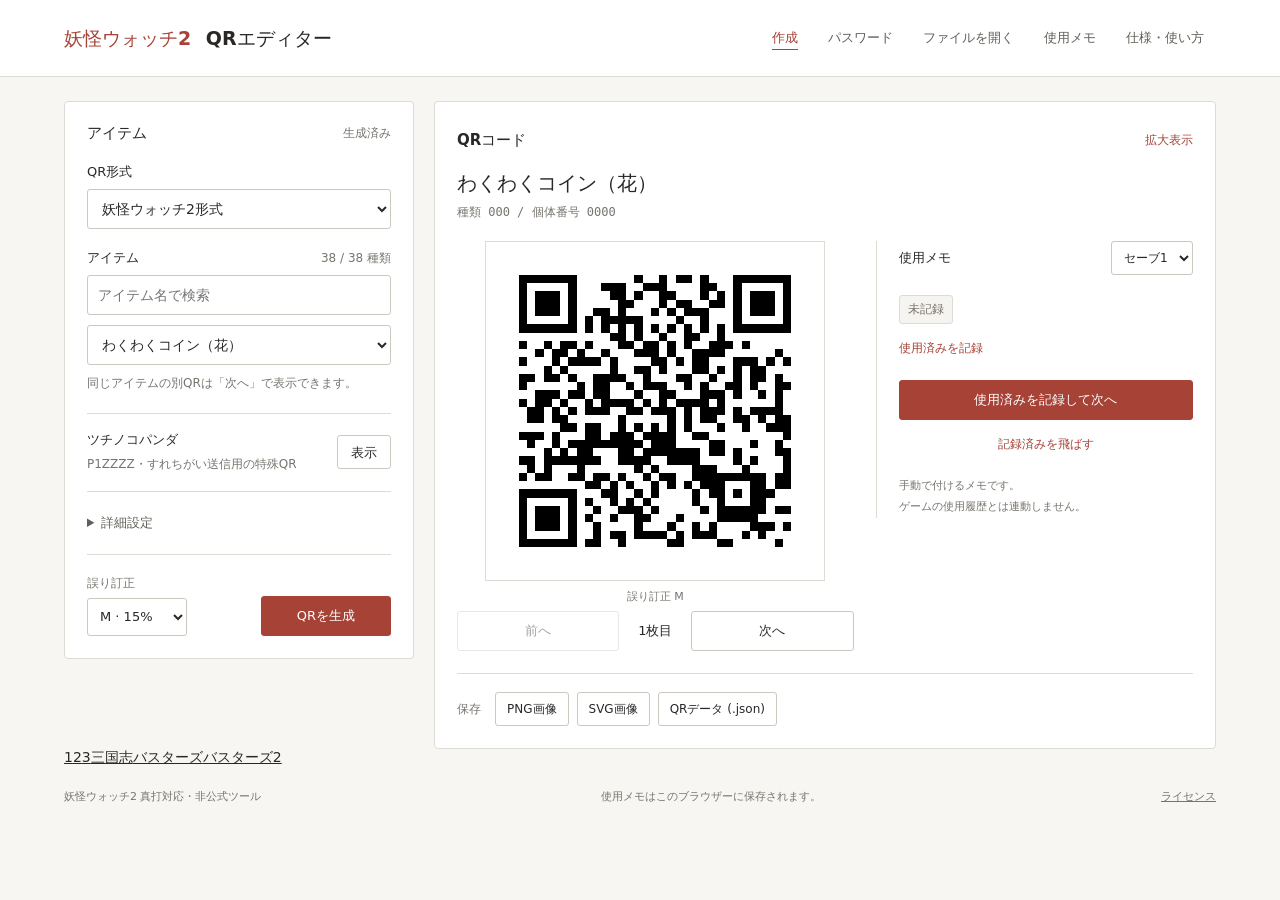
<file: index.html>
<!doctype html>
<html lang="ja" data-game="yw2">
<head>
  <meta charset="utf-8">
  <meta name="viewport" content="width=device-width, initial-scale=1">
  <meta name="theme-color" content="#f7f6f3">
  <title>妖怪ウォッチ2 QRエディター</title>
  <link rel="stylesheet" href="./style.css">
  <link rel="stylesheet" href="./public.css">
  <script src="./vendor.js" defer></script>
  <script src="./local-api.js?v=20261005-3" defer></script>
  <script src="./usage.js?v=20261005-3" defer></script>
  <script src="./app.js?v=20261005-3" defer></script>
</head>
<body>
  <header class="site-header">
    <div class="site-header-inner">
      <h1><span class="game-name">妖怪ウォッチ2</span> QRエディター</h1>
      <nav class="site-nav" aria-label="メニュー">
        <button id="nav-editor" class="selected" type="button" aria-pressed="true">作成</button>
        <button id="nav-passwords" type="button" aria-pressed="false">パスワード</button>
        <button id="nav-import" type="button">ファイルを開く</button>
        <button id="nav-history" type="button">使用メモ</button>
        <button id="nav-notes" type="button">仕様・使い方</button>
      </nav>
    </div>
  </header>
  <main>
    <section class="workspace" aria-label="QR編集">
      <div class="editor-column">
        <section class="card editor-card">
          <div class="card-heading"><h2>アイテム</h2><span class="small-label" id="edit-state">新規</span></div>
          <div id="structured-panel">
            <div class="field format-field"><label for="format-select">QR形式</label><select id="format-select" disabled><option>読み込み中…</option></select></div>
            <div class="reward-picker" id="reward-picker" hidden>
              <div class="label-row"><label for="reward-search">アイテム</label><span class="small-label" id="reward-count"></span></div>
              <input id="reward-search" type="search" placeholder="アイテム名で検索" autocomplete="off" aria-label="受け取り内容を検索">
              <select id="reward-select" aria-label="受け取り内容を選択"><option value="">一覧から選択</option></select>
              <p class="field-help">同じアイテムの別QRは「次へ」で表示できます。</p>
            </div>
            <div id="special-presets"><div class="special-picker"><div><strong>ツチノコパンダ</strong><p>P1ZZZZ・すれちがい送信用の特殊QR</p></div><button class="button secondary" id="panda-preset" type="button">表示</button></div></div>
            <details class="advanced-settings">
              <summary>詳細設定</summary>
              <div class="advanced-content">
                <p class="field-help" id="format-description"></p>
                <div class="field version-field"><label for="version-select">報酬表</label><select id="version-select"><option value="update">更新版 v3.4.0</option><option value="base">本体版 v0.1.0</option></select><p class="field-help">実際の報酬はゲームの版で決まります。</p></div>
                <div class="field-divider"></div><div id="dynamic-fields" class="fields-grid"></div>
                <div class="template-note" id="template-note" hidden>読み込んだデータのURL接頭辞を保持します。</div>
              </div>
            </details>
          </div>
          <div class="editor-controls"><div class="ecc-control"><label for="ecc-select">誤り訂正</label><select id="ecc-select"><option value="L">L · 7%</option><option value="M" selected>M · 15%</option><option value="Q">Q · 25%</option><option value="H">H · 30%</option></select></div><button class="button primary" id="generate-button" type="button">QRを生成</button></div>
        </section>
      </div>
      <section class="card preview-card" aria-labelledby="preview-title">
        <div class="card-heading"><h2 id="preview-title">QRコード</h2><button class="text-button" id="open-scan" type="button" disabled>拡大表示</button></div>
        <div class="reward-summary"><strong id="reward-name">アイテムを選択</strong><span id="qr-identity" class="mono"></span></div>
        <div class="preview-layout">
          <div class="qr-view">
            <div class="preview-area" id="preview-area"><div class="empty-preview" id="empty-preview"><strong>QRを準備中</strong><span>アイテムを選ぶか、データを入力してください。</span></div><img id="qr-image" alt="生成したQRコード" hidden></div>
            <div class="preview-caption"><span class="status-dot" id="preview-dot"></span><span id="preview-caption">未生成</span></div>
            <div class="qr-pager" aria-label="QRの切替"><button class="button secondary" id="previous-qr" type="button" disabled>前へ</button><span id="page-number" aria-live="polite">1枚目</span><button class="button secondary" id="next-qr" type="button" disabled>次へ</button></div>
          </div>
          <div class="usage-panel">
            <div class="usage-heading"><label for="usage-profile">使用メモ</label><select id="usage-profile"><option value="save1">セーブ1</option><option value="save2">セーブ2</option><option value="save3">セーブ3</option></select></div>
            <div class="usage-status"><span id="used-badge" class="used-badge">未記録</span><button class="text-button" id="toggle-used" type="button" disabled>使用済みを記録</button></div>
            <button class="button primary" id="mark-next" type="button" disabled>記録して次へ</button>
            <button class="text-button skip-button" id="next-unrecorded" type="button" disabled>記録済みを飛ばす</button>
            <p>手動で付けるメモです。<br>ゲームの使用履歴とは連動しません。</p>
          </div>
        </div>
        <div id="warnings" class="warnings" hidden></div>
        <div class="export-section"><span class="section-label">保存</span><div class="download-grid"><button class="button secondary" id="download-png" type="button" disabled>PNG画像</button><button class="button secondary" id="download-svg" type="button" disabled>SVG画像</button><button class="button secondary" id="download-project" type="button" disabled>QRデータ (.json)</button></div></div>
      </section>
    </section>
    <section class="card password-card" id="password-section" aria-labelledby="password-title" hidden>
      <div class="card-heading"><h2 id="password-title">パスワード</h2><span class="small-label" id="password-count" role="status" aria-live="polite">読み込み中…</span></div>
      <p class="password-intro">ゲームのパスワード入力画面に、表示された文字列をそのまま入力してください。</p>
      <div id="password-alias-option" class="password-alias-option" hidden><label><input id="password-aliases" type="checkbox">解析パスワードも表示</label><p>配布時の文字列とは異なります。実機での受け取りを確認済みです。同じ報酬枠の再受け取りはできません。</p></div>
      <div class="password-filters">
        <div class="field"><label for="password-search">検索</label><input id="password-search" type="search" placeholder="パスワード・もらえるもの" autocomplete="off"></div>
        <div class="field"><label for="password-reward">もらえるもの</label><select id="password-reward"><option value="">すべて</option></select></div>
        <div class="field"><label for="password-version">ゲームの版</label><select id="password-version"><option value="update">更新版 v3.4.0</option><option value="base">本体版 v0.1.0</option></select></div>
      </div>
      <table class="password-table"><caption class="visually-hidden">パスワードと受け取り内容</caption><thead><tr><th scope="col">パスワード</th><th scope="col">もらえるもの</th><th scope="col"><span class="visually-hidden">コピー</span></th></tr></thead><tbody id="password-list"></tbody></table>
      <p id="password-empty" class="password-empty" hidden>該当するパスワードはありません。</p>
      <details class="password-about"><summary>掲載内容について</summary><p id="password-note"></p><p id="password-sources" hidden></p></details>
    </section>
    <section class="card history-card" id="history-section" hidden>
      <div class="card-heading"><h2>使用メモ</h2><button class="text-button" id="close-history" type="button">閉じる</button></div>
      <p id="history-summary"></p><p class="field-help">ブラウザーを変える場合は、メモを保存して読み込んでください。</p>
      <div class="history-actions"><button class="button secondary" id="download-history" type="button">メモを保存</button><button class="button secondary" id="import-history" type="button">メモを読み込む</button></div>
      <input id="history-file-input" type="file" accept=".json,application/json" class="visually-hidden"><ul id="history-list" class="history-list"></ul>
    </section>
    <section class="card notes-card" id="notes-section" hidden>
      <div class="card-heading"><h2>仕様・使い方</h2><button class="text-button" id="close-notes" type="button">閉じる</button></div>
      <p>アイテムを選ぶとQRが表示されます。「次へ」で個体番号を進められます。読み取ったQRには、セーブごとに使用メモを付けられます。</p>
      <div id="catalog-notes"></div><p class="notes-footnote">ツチノコパンダの特殊QRは、すれちがい受信側での出現を確認済みです。掲載しているQRの受け取り内容は全件、実機で確認済みです。</p>
    </section>
    <nav class="game-nav" aria-label="作品"><a href="./yw1/">1</a><a href="./" aria-current="page">2</a><a href="./yw3/">3</a><a href="./sangokushi/">三国志</a><a href="./busters/">バスターズ</a><a href="./busters2/">バスターズ2</a></nav>
    <footer class="page-footer"><span>妖怪ウォッチ2 真打対応・非公式ツール</span><span>使用メモはこのブラウザーに保存されます。</span><a href="./vendor-licenses.txt">ライセンス</a></footer>
  </main>
  <div id="status-message" class="status-message" role="status" aria-live="polite" hidden></div>
  <dialog id="scan-dialog" class="scan-dialog"><div class="dialog-heading"><h2 id="scan-title">QRコード</h2><button class="icon-button" id="close-scan" type="button" aria-label="大きいQRを閉じる">×</button></div><img id="scan-image" alt="読み取り用の大きなQRコード"><p id="scan-caption"></p><div class="scan-usage-summary"><span id="scan-usage-profile"></span><span id="scan-used" class="used-badge"></span></div><div class="qr-pager"><button class="button secondary" id="scan-previous" type="button">前へ</button><span id="scan-page"></span><button class="button secondary" id="scan-next" type="button">次へ</button></div><button class="button primary" id="scan-mark-next" type="button">記録して次へ</button></dialog>
  <dialog id="import-dialog"><div class="dialog-heading"><h2>ファイルを開く</h2><button class="icon-button" id="close-import" type="button" aria-label="閉じる">×</button></div><p class="dialog-intro">QR画像、または保存したQRデータを選択してください。</p><label class="drop-zone" id="drop-zone" for="file-input"><strong>ファイルを選択</strong><span>ここにドロップすることもできます</span><small>PNG / JPG / WEBP / JSON</small></label><input id="file-input" type="file" accept="image/png,image/jpeg,image/webp,image/bmp,.json,application/json" class="visually-hidden"><p class="import-error" id="import-error" role="alert" hidden></p><p class="import-privacy">ファイルはブラウザー内で処理します。</p></dialog>
</body>
</html>
</file>
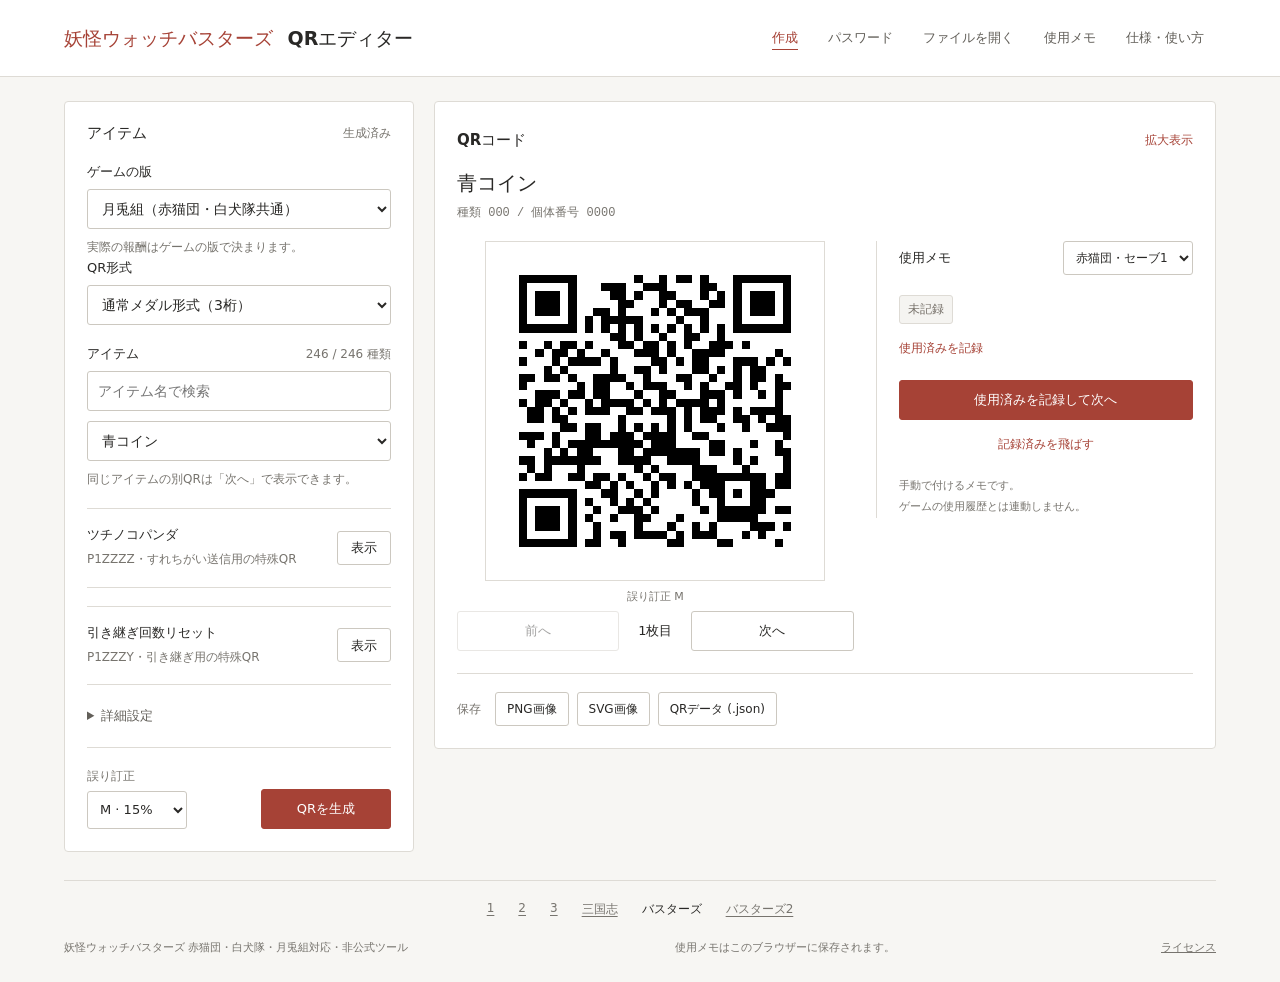
<file: busters/index.html>
<!doctype html>
<html lang="ja" data-game="busters">
<head>
  <meta charset="utf-8">
  <meta name="viewport" content="width=device-width, initial-scale=1">
  <meta name="theme-color" content="#f7f6f3">
  <title>妖怪ウォッチバスターズ QRエディター</title>
  <link rel="stylesheet" href="./style.css">
  <link rel="stylesheet" href="./public.css">
  <script src="./vendor.js" defer></script>
  <script src="./local-api.js?v=20261005-3" defer></script>
  <script src="./usage.js?v=20261005-3" defer></script>
  <script src="./app.js?v=20261005-3" defer></script>
</head>
<body>
  <header class="site-header">
    <div class="site-header-inner">
      <h1><span class="game-name">妖怪ウォッチバスターズ</span> QRエディター</h1>
      <nav class="site-nav" aria-label="メニュー">
        <button id="nav-editor" class="selected" type="button" aria-pressed="true">作成</button>
        <button id="nav-passwords" type="button" aria-pressed="false">パスワード</button>
        <button id="nav-import" type="button">ファイルを開く</button>
        <button id="nav-history" type="button">使用メモ</button>
        <button id="nav-notes" type="button">仕様・使い方</button>
      </nav>
    </div>
  </header>
  <main>
    <section class="workspace" aria-label="QR編集">
      <div class="editor-column">
        <section class="card editor-card">
          <div class="card-heading"><h2>アイテム</h2><span class="small-label" id="edit-state">新規</span></div>
          <div id="structured-panel">
            <div class="field version-field"><label for="version-select">ゲームの版</label><select id="version-select"><option value="update">月兎組</option><option value="base">白犬隊・本体版</option></select><p class="field-help">実際の報酬はゲームの版で決まります。</p></div><div class="field format-field"><label for="format-select">QR形式</label><select id="format-select" disabled><option>読み込み中…</option></select></div>
            <div class="reward-picker" id="reward-picker" hidden>
              <div class="label-row"><label for="reward-search">アイテム</label><span class="small-label" id="reward-count"></span></div>
              <input id="reward-search" type="search" placeholder="アイテム名で検索" autocomplete="off" aria-label="受け取り内容を検索">
              <select id="reward-select" aria-label="受け取り内容を選択"><option value="">一覧から選択</option></select>
              <p class="field-help">同じアイテムの別QRは「次へ」で表示できます。</p>
            </div>
            <div id="special-presets"><div class="special-picker"><div><strong>ツチノコパンダ</strong><p>P1ZZZZ・すれちがい送信用の特殊QR</p></div><button class="button secondary" id="panda-preset" type="button">表示</button></div></div>
            <details class="advanced-settings">
              <summary>詳細設定</summary>
              <div class="advanced-content">
                <p class="field-help" id="format-description"></p>

                <div class="field-divider"></div><div id="dynamic-fields" class="fields-grid"></div>
                <div class="template-note" id="template-note" hidden>読み込んだデータのURL接頭辞を保持します。</div>
              </div>
            </details>
          </div>
          <div class="editor-controls"><div class="ecc-control"><label for="ecc-select">誤り訂正</label><select id="ecc-select"><option value="L">L · 7%</option><option value="M" selected>M · 15%</option><option value="Q">Q · 25%</option><option value="H">H · 30%</option></select></div><button class="button primary" id="generate-button" type="button">QRを生成</button></div>
        </section>
      </div>
      <section class="card preview-card" aria-labelledby="preview-title">
        <div class="card-heading"><h2 id="preview-title">QRコード</h2><button class="text-button" id="open-scan" type="button" disabled>拡大表示</button></div>
        <div class="reward-summary"><strong id="reward-name">アイテムを選択</strong><span id="qr-identity" class="mono"></span></div>
        <div class="preview-layout">
          <div class="qr-view">
            <div class="preview-area" id="preview-area"><div class="empty-preview" id="empty-preview"><strong>QRを準備中</strong><span>アイテムを選ぶか、データを入力してください。</span></div><img id="qr-image" alt="生成したQRコード" hidden></div>
            <div class="preview-caption"><span class="status-dot" id="preview-dot"></span><span id="preview-caption">未生成</span></div>
            <div class="qr-pager" aria-label="QRの切替"><button class="button secondary" id="previous-qr" type="button" disabled>前へ</button><span id="page-number" aria-live="polite">1枚目</span><button class="button secondary" id="next-qr" type="button" disabled>次へ</button></div>
          </div>
          <div class="usage-panel">
            <div class="usage-heading"><label for="usage-profile">使用メモ</label><select id="usage-profile"><option value="save1">セーブ1</option><option value="save2">セーブ2</option></select></div>
            <div class="usage-status"><span id="used-badge" class="used-badge">未記録</span><button class="text-button" id="toggle-used" type="button" disabled>使用済みを記録</button></div>
            <button class="button primary" id="mark-next" type="button" disabled>記録して次へ</button>
            <button class="text-button skip-button" id="next-unrecorded" type="button" disabled>記録済みを飛ばす</button>
            <p>手動で付けるメモです。<br>ゲームの使用履歴とは連動しません。</p>
          </div>
        </div>
        <div id="warnings" class="warnings" hidden></div>
        <div class="export-section"><span class="section-label">保存</span><div class="download-grid"><button class="button secondary" id="download-png" type="button" disabled>PNG画像</button><button class="button secondary" id="download-svg" type="button" disabled>SVG画像</button><button class="button secondary" id="download-project" type="button" disabled>QRデータ (.json)</button></div></div>
      </section>
    </section>
    <section class="card password-card" id="password-section" aria-labelledby="password-title" hidden>
      <div class="card-heading"><h2 id="password-title">パスワード</h2><span class="small-label" id="password-count" role="status" aria-live="polite">読み込み中…</span></div>
      <p class="password-intro">ゲームのパスワード入力画面に、表示された文字列をそのまま入力してください。</p>
      <div id="password-alias-option" class="password-alias-option" hidden><label><input id="password-aliases" type="checkbox">解析パスワードも表示</label><p>配布時の文字列とは異なります。実機での受け取りを確認済みです。同じ報酬枠の再受け取りはできません。</p></div>
      <div class="password-filters">
        <div class="field"><label for="password-search">検索</label><input id="password-search" type="search" placeholder="パスワード・もらえるもの" autocomplete="off"></div>
        <div class="field"><label for="password-reward">もらえるもの</label><select id="password-reward"><option value="">すべて</option></select></div>
        <div class="field"><label for="password-version">ゲームの版</label><select id="password-version"><option value="update">更新版 v3.4.0</option><option value="base">本体版 v0.1.0</option></select></div>
      </div>
      <table class="password-table"><caption class="visually-hidden">パスワードと受け取り内容</caption><thead><tr><th scope="col">パスワード</th><th scope="col">もらえるもの</th><th scope="col"><span class="visually-hidden">コピー</span></th></tr></thead><tbody id="password-list"></tbody></table>
      <p id="password-empty" class="password-empty" hidden>該当するパスワードはありません。</p>
      <details class="password-about"><summary>掲載内容について</summary><p id="password-note"></p><p id="password-sources" hidden></p></details>
    </section>
    <section class="card history-card" id="history-section" hidden>
      <div class="card-heading"><h2>使用メモ</h2><button class="text-button" id="close-history" type="button">閉じる</button></div>
      <p id="history-summary"></p><p class="field-help">ブラウザーを変える場合は、メモを保存して読み込んでください。</p>
      <div class="history-actions"><button class="button secondary" id="download-history" type="button">メモを保存</button><button class="button secondary" id="import-history" type="button">メモを読み込む</button></div>
      <input id="history-file-input" type="file" accept=".json,application/json" class="visually-hidden"><ul id="history-list" class="history-list"></ul>
    </section>
    <section class="card notes-card" id="notes-section" hidden>
      <div class="card-heading"><h2>仕様・使い方</h2><button class="text-button" id="close-notes" type="button">閉じる</button></div>
      <p>アイテムを選ぶとQRが表示されます。「次へ」で個体番号を進められます。読み取ったQRには、セーブごとに使用メモを付けられます。</p>
      <div id="catalog-notes"></div><p class="notes-footnote">QRの認証処理はゲームのコードで確認しています。実機での受け取りは未検証です。</p>
    </section>
    <nav class="game-nav" aria-label="作品"><a href="../yw1/">1</a><a href="../">2</a><a href="../yw3/">3</a><a href="../sangokushi/">三国志</a><a href="../busters/" aria-current="page">バスターズ</a><a href="../busters2/">バスターズ2</a></nav>
    <footer class="page-footer"><span>妖怪ウォッチバスターズ 赤猫団・白犬隊・月兎組対応・非公式ツール</span><span>使用メモはこのブラウザーに保存されます。</span><a href="./vendor-licenses.txt">ライセンス</a></footer>
  </main>
  <div id="status-message" class="status-message" role="status" aria-live="polite" hidden></div>
  <dialog id="scan-dialog" class="scan-dialog"><div class="dialog-heading"><h2 id="scan-title">QRコード</h2><button class="icon-button" id="close-scan" type="button" aria-label="大きいQRを閉じる">×</button></div><img id="scan-image" alt="読み取り用の大きなQRコード"><p id="scan-caption"></p><div class="scan-usage-summary"><span id="scan-usage-profile"></span><span id="scan-used" class="used-badge"></span></div><div class="qr-pager"><button class="button secondary" id="scan-previous" type="button">前へ</button><span id="scan-page"></span><button class="button secondary" id="scan-next" type="button">次へ</button></div><button class="button primary" id="scan-mark-next" type="button">記録して次へ</button></dialog>
  <dialog id="import-dialog"><div class="dialog-heading"><h2>ファイルを開く</h2><button class="icon-button" id="close-import" type="button" aria-label="閉じる">×</button></div><p class="dialog-intro">QR画像、または保存したQRデータを選択してください。</p><label class="drop-zone" id="drop-zone" for="file-input"><strong>ファイルを選択</strong><span>ここにドロップすることもできます</span><small>PNG / JPG / WEBP / JSON</small></label><input id="file-input" type="file" accept="image/png,image/jpeg,image/webp,image/bmp,.json,application/json" class="visually-hidden"><p class="import-error" id="import-error" role="alert" hidden></p><p class="import-privacy">ファイルはブラウザー内で処理します。</p></dialog>
</body>
</html>
</file>
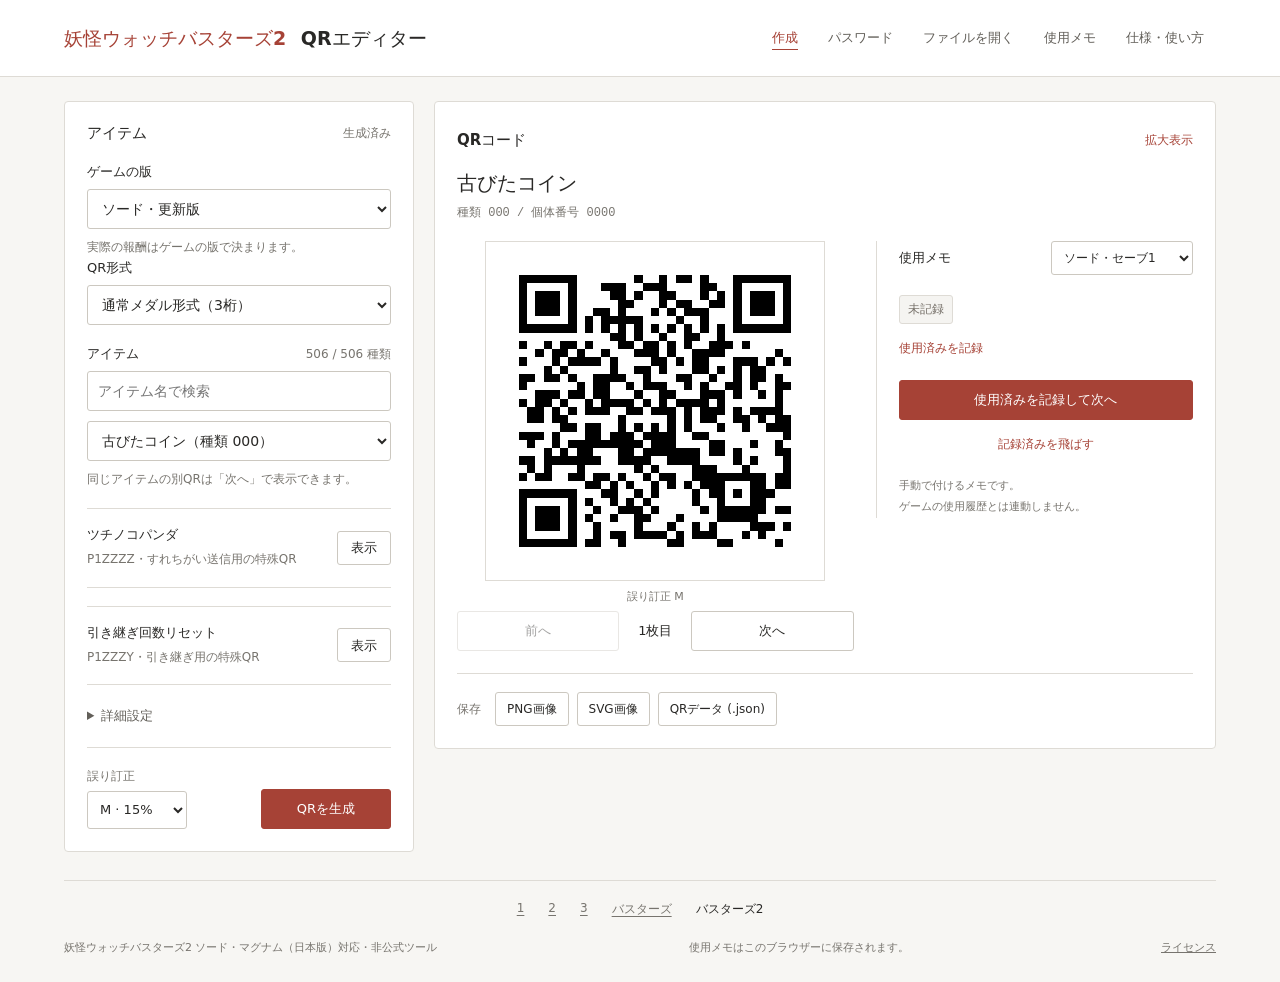
<file: busters2/index.html>
<!doctype html>
<html lang="ja" data-game="busters2">
<head>
  <meta charset="utf-8">
  <meta name="viewport" content="width=device-width, initial-scale=1">
  <meta name="theme-color" content="#f7f6f3">
  <title>妖怪ウォッチバスターズ2 QRエディター</title>
  <link rel="stylesheet" href="./style.css">
  <link rel="stylesheet" href="./public.css">
  <script src="./vendor.js" defer></script>
  <script src="./local-api.js?v=20261005-2" defer></script>
  <script src="./usage.js?v=20261005-2" defer></script>
  <script src="./app.js?v=20261005-2" defer></script>
</head>
<body>
  <header class="site-header">
    <div class="site-header-inner">
      <h1><span class="game-name">妖怪ウォッチバスターズ2</span> QRエディター</h1>
      <nav class="site-nav" aria-label="メニュー">
        <button id="nav-editor" class="selected" type="button" aria-pressed="true">作成</button>
        <button id="nav-passwords" type="button" aria-pressed="false">パスワード</button>
        <button id="nav-import" type="button">ファイルを開く</button>
        <button id="nav-history" type="button">使用メモ</button>
        <button id="nav-notes" type="button">仕様・使い方</button>
      </nav>
    </div>
  </header>
  <main>
    <section class="workspace" aria-label="QR編集">
      <div class="editor-column">
        <section class="card editor-card">
          <div class="card-heading"><h2>アイテム</h2><span class="small-label" id="edit-state">新規</span></div>
          <div id="structured-panel">
            <div class="field version-field"><label for="version-select">ゲームの版</label><select id="version-select"><option value="sword-update">ソード・更新版</option><option value="sword-base">ソード・本体版</option><option value="magnum-update">マグナム・更新版</option><option value="magnum-base">マグナム・本体版</option></select><p class="field-help">実際の報酬はゲームの版で決まります。</p></div><div class="field format-field"><label for="format-select">QR形式</label><select id="format-select" disabled><option>読み込み中…</option></select></div>
            <div class="reward-picker" id="reward-picker" hidden>
              <div class="label-row"><label for="reward-search">アイテム</label><span class="small-label" id="reward-count"></span></div>
              <input id="reward-search" type="search" placeholder="アイテム名で検索" autocomplete="off" aria-label="受け取り内容を検索">
              <select id="reward-select" aria-label="受け取り内容を選択"><option value="">一覧から選択</option></select>
              <p class="field-help">同じアイテムの別QRは「次へ」で表示できます。</p>
            </div>
            <div id="special-presets"></div>
            <details class="advanced-settings">
              <summary>詳細設定</summary>
              <div class="advanced-content">
                <p class="field-help" id="format-description"></p>

                <div class="field-divider"></div><div id="dynamic-fields" class="fields-grid"></div>
                <div class="template-note" id="template-note" hidden>読み込んだデータのURL接頭辞を保持します。</div>
              </div>
            </details>
          </div>
          <div class="editor-controls"><div class="ecc-control"><label for="ecc-select">誤り訂正</label><select id="ecc-select"><option value="L">L · 7%</option><option value="M" selected>M · 15%</option><option value="Q">Q · 25%</option><option value="H">H · 30%</option></select></div><button class="button primary" id="generate-button" type="button">QRを生成</button></div>
        </section>
      </div>
      <section class="card preview-card" aria-labelledby="preview-title">
        <div class="card-heading"><h2 id="preview-title">QRコード</h2><button class="text-button" id="open-scan" type="button" disabled>拡大表示</button></div>
        <div class="reward-summary"><strong id="reward-name">アイテムを選択</strong><span id="qr-identity" class="mono"></span></div>
        <div class="preview-layout">
          <div class="qr-view">
            <div class="preview-area" id="preview-area"><div class="empty-preview" id="empty-preview"><strong>QRを準備中</strong><span>アイテムを選ぶか、データを入力してください。</span></div><img id="qr-image" alt="生成したQRコード" hidden></div>
            <div class="preview-caption"><span class="status-dot" id="preview-dot"></span><span id="preview-caption">未生成</span></div>
            <div class="qr-pager" aria-label="QRの切替"><button class="button secondary" id="previous-qr" type="button" disabled>前へ</button><span id="page-number" aria-live="polite">1枚目</span><button class="button secondary" id="next-qr" type="button" disabled>次へ</button></div>
          </div>
          <div class="usage-panel">
            <div class="usage-heading"><label for="usage-profile">使用メモ</label><select id="usage-profile"><option value="sword1">ソード・セーブ1</option><option value="magnum1">マグナム・セーブ1</option></select></div>
            <div class="usage-status"><span id="used-badge" class="used-badge">未記録</span><button class="text-button" id="toggle-used" type="button" disabled>使用済みを記録</button></div>
            <button class="button primary" id="mark-next" type="button" disabled>記録して次へ</button>
            <button class="text-button skip-button" id="next-unrecorded" type="button" disabled>記録済みを飛ばす</button>
            <p>手動で付けるメモです。<br>ゲームの使用履歴とは連動しません。</p>
          </div>
        </div>
        <div id="warnings" class="warnings" hidden></div>
        <div class="export-section"><span class="section-label">保存</span><div class="download-grid"><button class="button secondary" id="download-png" type="button" disabled>PNG画像</button><button class="button secondary" id="download-svg" type="button" disabled>SVG画像</button><button class="button secondary" id="download-project" type="button" disabled>QRデータ (.json)</button></div></div>
      </section>
    </section>
    <section class="card password-card" id="password-section" aria-labelledby="password-title" hidden>
      <div class="card-heading"><h2 id="password-title">パスワード</h2><span class="small-label" id="password-count" role="status" aria-live="polite">読み込み中…</span></div>
      <p class="password-intro">ゲームのパスワード入力画面に、表示された文字列をそのまま入力してください。</p>
      <div id="password-alias-option" class="password-alias-option" hidden><label><input id="password-aliases" type="checkbox">解析パスワードも表示</label><p>配布時の文字列とは異なります。元の配布文字列ではありません。同じ報酬枠の再受け取りはできません。</p></div>
      <div class="password-filters">
        <div class="field"><label for="password-search">検索</label><input id="password-search" type="search" placeholder="パスワード・もらえるもの" autocomplete="off"></div>
        <div class="field"><label for="password-reward">もらえるもの</label><select id="password-reward"><option value="">すべて</option></select></div>
        <div class="field"><label for="password-version">ゲームの版</label><select id="password-version"><option value="sword-update">ソード・更新版</option><option value="sword-base">ソード・本体版</option><option value="magnum-update">マグナム・更新版</option><option value="magnum-base">マグナム・本体版</option></select></div>
      </div>
      <table class="password-table"><caption class="visually-hidden">パスワードと受け取り内容</caption><thead><tr><th scope="col">パスワード</th><th scope="col">もらえるもの</th><th scope="col"><span class="visually-hidden">コピー</span></th></tr></thead><tbody id="password-list"></tbody></table>
      <p id="password-empty" class="password-empty" hidden>該当するパスワードはありません。</p>
      <details class="password-about"><summary>掲載内容について</summary><p id="password-note"></p><p id="password-sources" hidden></p></details>
    </section>
    <section class="card history-card" id="history-section" hidden>
      <div class="card-heading"><h2>使用メモ</h2><button class="text-button" id="close-history" type="button">閉じる</button></div>
      <p id="history-summary"></p><p class="field-help">ブラウザーを変える場合は、メモを保存して読み込んでください。</p>
      <div class="history-actions"><button class="button secondary" id="download-history" type="button">メモを保存</button><button class="button secondary" id="import-history" type="button">メモを読み込む</button></div>
      <input id="history-file-input" type="file" accept=".json,application/json" class="visually-hidden"><ul id="history-list" class="history-list"></ul>
    </section>
    <section class="card notes-card" id="notes-section" hidden>
      <div class="card-heading"><h2>仕様・使い方</h2><button class="text-button" id="close-notes" type="button">閉じる</button></div>
      <p>アイテムを選ぶとQRが表示されます。「次へ」で個体番号を進められます。読み取ったQRには、セーブごとに使用メモを付けられます。</p>
      <div id="catalog-notes"></div><p class="notes-footnote">提供されたデータから作成しています。実機での受け取りは未検証です。</p>
    </section>
    <nav class="game-nav" aria-label="作品"><a href="../yw1/">1</a><a href="../">2</a><a href="../yw3/">3</a><a href="../busters/">バスターズ</a><a href="../busters2/" aria-current="page">バスターズ2</a></nav>
    <footer class="page-footer"><span>妖怪ウォッチバスターズ2 ソード・マグナム（日本版）対応・非公式ツール</span><span>使用メモはこのブラウザーに保存されます。</span><a href="./vendor-licenses.txt">ライセンス</a></footer>
  </main>
  <div id="status-message" class="status-message" role="status" aria-live="polite" hidden></div>
  <dialog id="scan-dialog" class="scan-dialog"><div class="dialog-heading"><h2 id="scan-title">QRコード</h2><button class="icon-button" id="close-scan" type="button" aria-label="大きいQRを閉じる">×</button></div><img id="scan-image" alt="読み取り用の大きなQRコード"><p id="scan-caption"></p><div class="scan-usage-summary"><span id="scan-usage-profile"></span><span id="scan-used" class="used-badge"></span></div><div class="qr-pager"><button class="button secondary" id="scan-previous" type="button">前へ</button><span id="scan-page"></span><button class="button secondary" id="scan-next" type="button">次へ</button></div><button class="button primary" id="scan-mark-next" type="button">記録して次へ</button></dialog>
  <dialog id="import-dialog"><div class="dialog-heading"><h2>ファイルを開く</h2><button class="icon-button" id="close-import" type="button" aria-label="閉じる">×</button></div><p class="dialog-intro">QR画像、または保存したQRデータを選択してください。</p><label class="drop-zone" id="drop-zone" for="file-input"><strong>ファイルを選択</strong><span>ここにドロップすることもできます</span><small>PNG / JPG / WEBP / JSON</small></label><input id="file-input" type="file" accept="image/png,image/jpeg,image/webp,image/bmp,.json,application/json" class="visually-hidden"><p class="import-error" id="import-error" role="alert" hidden></p><p class="import-privacy">ファイルはブラウザー内で処理します。</p></dialog>
</body>
</html>
</file>
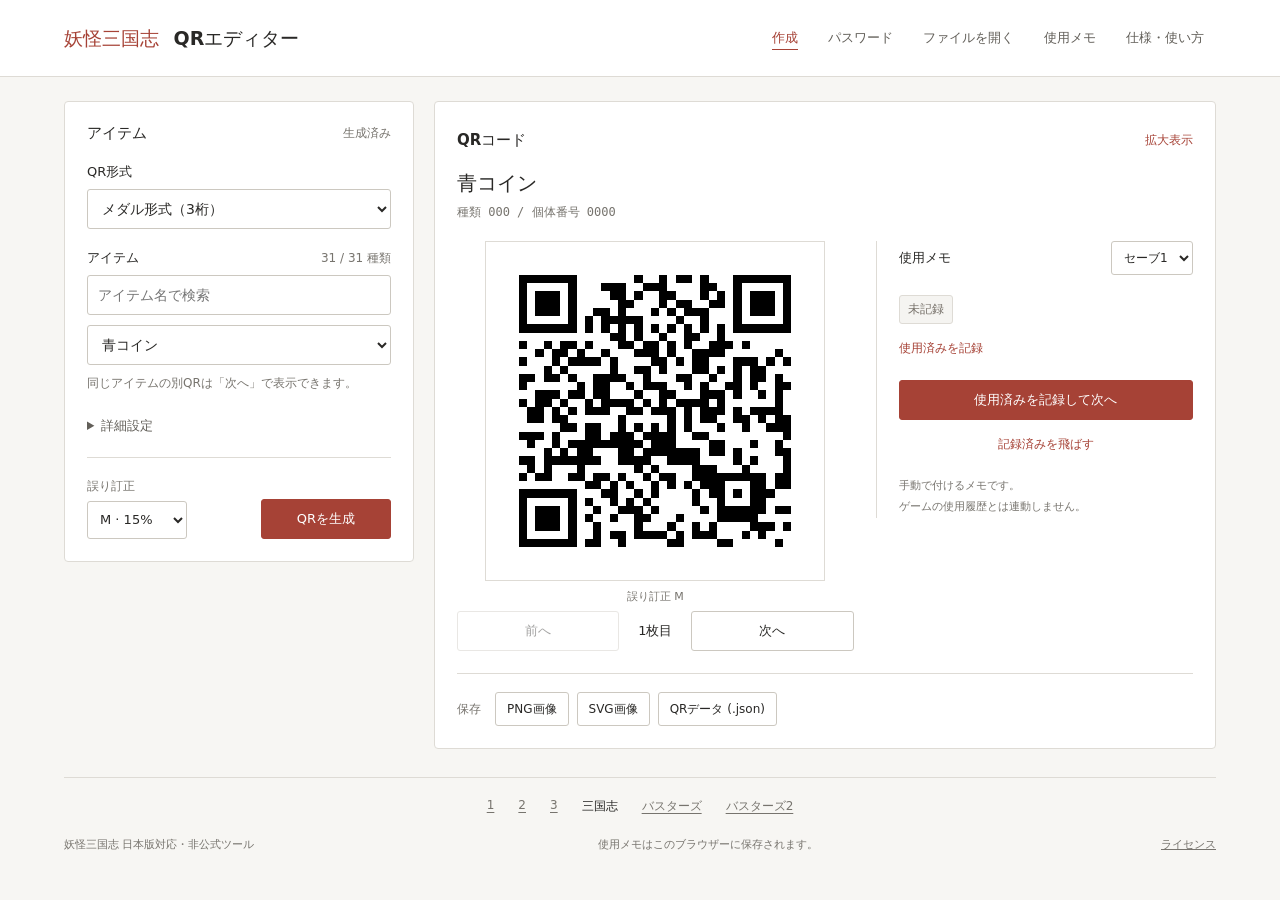
<file: sangokushi/index.html>
<!doctype html>
<html lang="ja" data-game="sangokushi">
<head>
  <meta charset="utf-8">
  <meta name="viewport" content="width=device-width, initial-scale=1">
  <meta name="theme-color" content="#f7f6f3">
  <title>妖怪三国志 QRエディター</title>
  <link rel="stylesheet" href="./style.css">
  <link rel="stylesheet" href="./public.css">
  <script src="./vendor.js" defer></script>
  <script src="./local-api.js?v=20261005-3" defer></script>
  <script src="./usage.js?v=20261005-3" defer></script>
  <script src="./app.js?v=20261005-3" defer></script>
</head>
<body>
  <header class="site-header">
    <div class="site-header-inner">
      <h1><span class="game-name">妖怪三国志</span> QRエディター</h1>
      <nav class="site-nav" aria-label="メニュー">
        <button id="nav-editor" class="selected" type="button" aria-pressed="true">作成</button>
        <button id="nav-passwords" type="button" aria-pressed="false">パスワード</button>
        <button id="nav-import" type="button">ファイルを開く</button>
        <button id="nav-history" type="button">使用メモ</button>
        <button id="nav-notes" type="button">仕様・使い方</button>
      </nav>
    </div>
  </header>
  <main>
    <section class="workspace" aria-label="QR編集">
      <div class="editor-column">
        <section class="card editor-card">
          <div class="card-heading"><h2>アイテム</h2><span class="small-label" id="edit-state">新規</span></div>
          <div id="structured-panel">
            <div class="field format-field"><label for="format-select">QR形式</label><select id="format-select" disabled><option>読み込み中…</option></select></div>
            <div class="reward-picker" id="reward-picker" hidden>
              <div class="label-row"><label for="reward-search">アイテム</label><span class="small-label" id="reward-count"></span></div>
              <input id="reward-search" type="search" placeholder="アイテム名で検索" autocomplete="off" aria-label="受け取り内容を検索">
              <select id="reward-select" aria-label="受け取り内容を選択"><option value="">一覧から選択</option></select>
              <p class="field-help">同じアイテムの別QRは「次へ」で表示できます。</p>
            </div>
            <div id="special-presets"></div>
            <details class="advanced-settings">
              <summary>詳細設定</summary>
              <div class="advanced-content">
                <p class="field-help" id="format-description"></p>
                <div class="field version-field"><label for="version-select">報酬表</label><select id="version-select"><option value="update">更新版</option><option value="base">本体版</option></select><p class="field-help">実際の報酬はゲームの版で決まります。</p></div>
                <div class="field-divider"></div><div id="dynamic-fields" class="fields-grid"></div>
                <div class="template-note" id="template-note" hidden>読み込んだデータのURL接頭辞を保持します。</div>
              </div>
            </details>
          </div>
          <div class="editor-controls"><div class="ecc-control"><label for="ecc-select">誤り訂正</label><select id="ecc-select"><option value="L">L · 7%</option><option value="M" selected>M · 15%</option><option value="Q">Q · 25%</option><option value="H">H · 30%</option></select></div><button class="button primary" id="generate-button" type="button">QRを生成</button></div>
        </section>
      </div>
      <section class="card preview-card" aria-labelledby="preview-title">
        <div class="card-heading"><h2 id="preview-title">QRコード</h2><button class="text-button" id="open-scan" type="button" disabled>拡大表示</button></div>
        <div class="reward-summary"><strong id="reward-name">アイテムを選択</strong><span id="qr-identity" class="mono"></span></div>
        <div class="preview-layout">
          <div class="qr-view">
            <div class="preview-area" id="preview-area"><div class="empty-preview" id="empty-preview"><strong>QRを準備中</strong><span>アイテムを選ぶか、データを入力してください。</span></div><img id="qr-image" alt="生成したQRコード" hidden></div>
            <div class="preview-caption"><span class="status-dot" id="preview-dot"></span><span id="preview-caption">未生成</span></div>
            <div class="qr-pager" aria-label="QRの切替"><button class="button secondary" id="previous-qr" type="button" disabled>前へ</button><span id="page-number" aria-live="polite">1枚目</span><button class="button secondary" id="next-qr" type="button" disabled>次へ</button></div>
          </div>
          <div class="usage-panel">
            <div class="usage-heading"><label for="usage-profile">使用メモ</label><select id="usage-profile"><option value="save1">セーブ1</option><option value="save2">セーブ2</option><option value="save3">セーブ3</option></select></div>
            <div class="usage-status"><span id="used-badge" class="used-badge">未記録</span><button class="text-button" id="toggle-used" type="button" disabled>使用済みを記録</button></div>
            <button class="button primary" id="mark-next" type="button" disabled>記録して次へ</button>
            <button class="text-button skip-button" id="next-unrecorded" type="button" disabled>記録済みを飛ばす</button>
            <p>手動で付けるメモです。<br>ゲームの使用履歴とは連動しません。</p>
          </div>
        </div>
        <div id="warnings" class="warnings" hidden></div>
        <div class="export-section"><span class="section-label">保存</span><div class="download-grid"><button class="button secondary" id="download-png" type="button" disabled>PNG画像</button><button class="button secondary" id="download-svg" type="button" disabled>SVG画像</button><button class="button secondary" id="download-project" type="button" disabled>QRデータ (.json)</button></div></div>
      </section>
    </section>
    <section class="card password-card" id="password-section" aria-labelledby="password-title" hidden>
      <div class="card-heading"><h2 id="password-title">パスワード</h2><span class="small-label" id="password-count" role="status" aria-live="polite">読み込み中…</span></div>
      <p class="password-intro">ゲームのパスワード入力画面に、表示された文字列をそのまま入力してください。</p>
      <div id="password-alias-option" class="password-alias-option" hidden><label><input id="password-aliases" type="checkbox">解析パスワードも表示</label><p>配布時の文字列とは異なります。元の配布文字列ではありません。同じ報酬枠の再受け取りはできません。</p></div>
      <div class="password-filters">
        <div class="field"><label for="password-search">検索</label><input id="password-search" type="search" placeholder="パスワード・もらえるもの" autocomplete="off"></div>
        <div class="field"><label for="password-reward">もらえるもの</label><select id="password-reward"><option value="">すべて</option></select></div>
        <div class="field"><label for="password-version">ゲームの版</label><select id="password-version"><option value="update">更新版</option><option value="base">本体版</option></select></div>
      </div>
      <table class="password-table"><caption class="visually-hidden">パスワードと受け取り内容</caption><thead><tr><th scope="col">パスワード</th><th scope="col">もらえるもの</th><th scope="col"><span class="visually-hidden">コピー</span></th></tr></thead><tbody id="password-list"></tbody></table>
      <p id="password-empty" class="password-empty" hidden>該当するパスワードはありません。</p>
      <details class="password-about"><summary>掲載内容について</summary><p id="password-note"></p><p id="password-sources" hidden></p></details>
    </section>
    <section class="card history-card" id="history-section" hidden>
      <div class="card-heading"><h2>使用メモ</h2><button class="text-button" id="close-history" type="button">閉じる</button></div>
      <p id="history-summary"></p><p class="field-help">ブラウザーを変える場合は、メモを保存して読み込んでください。</p>
      <div class="history-actions"><button class="button secondary" id="download-history" type="button">メモを保存</button><button class="button secondary" id="import-history" type="button">メモを読み込む</button></div>
      <input id="history-file-input" type="file" accept=".json,application/json" class="visually-hidden"><ul id="history-list" class="history-list"></ul>
    </section>
    <section class="card notes-card" id="notes-section" hidden>
      <div class="card-heading"><h2>仕様・使い方</h2><button class="text-button" id="close-notes" type="button">閉じる</button></div>
      <p>アイテムを選ぶとQRが表示されます。「次へ」で個体番号を進められます。読み取ったQRには、セーブごとに使用メモを付けられます。</p>
      <div id="catalog-notes"></div><p class="notes-footnote">QRとパスワードの情報はゲームのデータから掲載しています。実機での受け取りは未検証です。</p>
    </section>
    <nav class="game-nav" aria-label="作品"><a href="../yw1/">1</a><a href="../">2</a><a href="../yw3/">3</a><a href="../sangokushi/" aria-current="page">三国志</a><a href="../busters/">バスターズ</a><a href="../busters2/">バスターズ2</a></nav>
    <footer class="page-footer"><span>妖怪三国志 日本版対応・非公式ツール</span><span>使用メモはこのブラウザーに保存されます。</span><a href="./vendor-licenses.txt">ライセンス</a></footer>
  </main>
  <div id="status-message" class="status-message" role="status" aria-live="polite" hidden></div>
  <dialog id="scan-dialog" class="scan-dialog"><div class="dialog-heading"><h2 id="scan-title">QRコード</h2><button class="icon-button" id="close-scan" type="button" aria-label="大きいQRを閉じる">×</button></div><img id="scan-image" alt="読み取り用の大きなQRコード"><p id="scan-caption"></p><div class="scan-usage-summary"><span id="scan-usage-profile"></span><span id="scan-used" class="used-badge"></span></div><div class="qr-pager"><button class="button secondary" id="scan-previous" type="button">前へ</button><span id="scan-page"></span><button class="button secondary" id="scan-next" type="button">次へ</button></div><button class="button primary" id="scan-mark-next" type="button">記録して次へ</button></dialog>
  <dialog id="import-dialog"><div class="dialog-heading"><h2>ファイルを開く</h2><button class="icon-button" id="close-import" type="button" aria-label="閉じる">×</button></div><p class="dialog-intro">QR画像、または保存したQRデータを選択してください。</p><label class="drop-zone" id="drop-zone" for="file-input"><strong>ファイルを選択</strong><span>ここにドロップすることもできます</span><small>PNG / JPG / WEBP / JSON</small></label><input id="file-input" type="file" accept="image/png,image/jpeg,image/webp,image/bmp,.json,application/json" class="visually-hidden"><p class="import-error" id="import-error" role="alert" hidden></p><p class="import-privacy">ファイルはブラウザー内で処理します。</p></dialog>
</body>
</html>
</file>
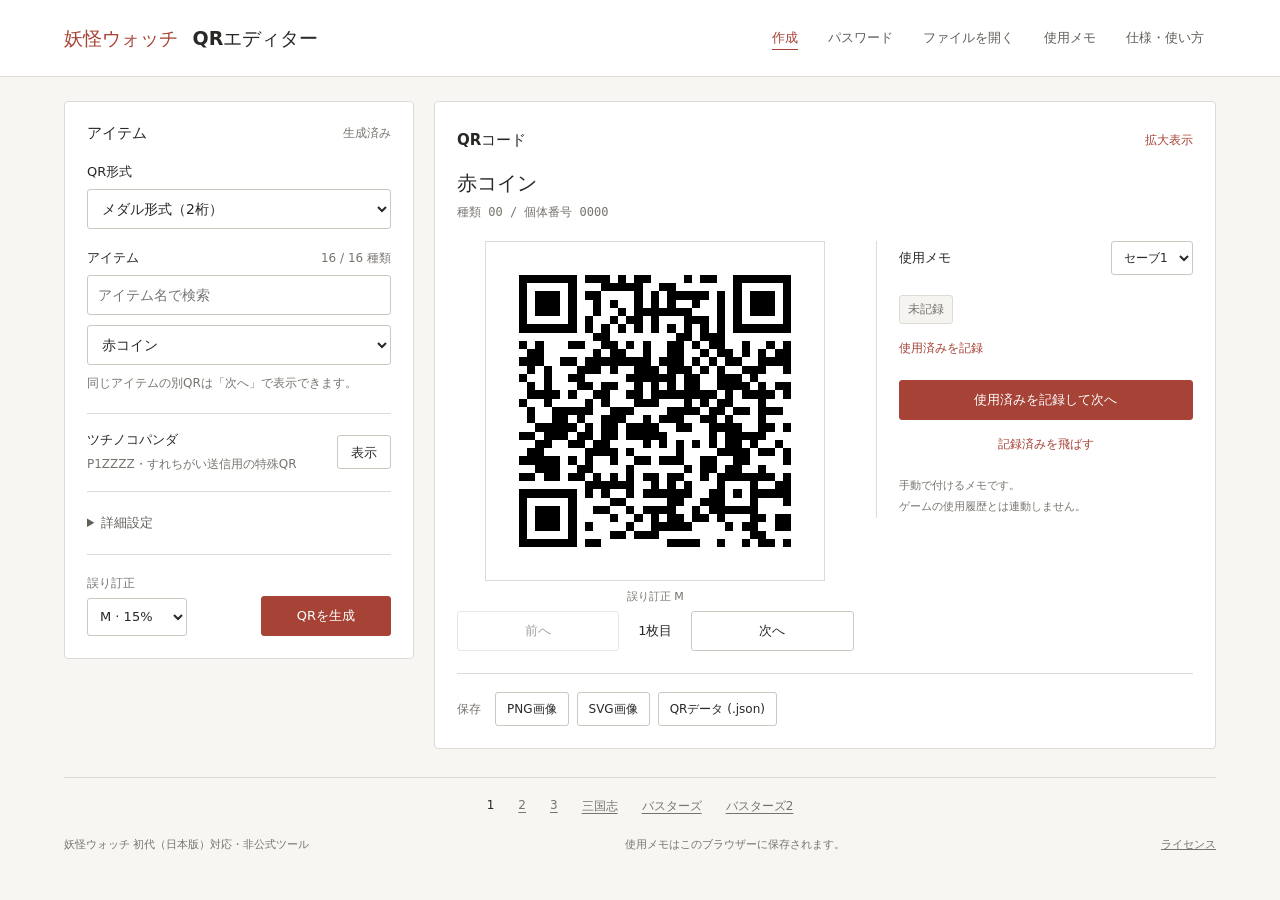
<file: yw1/index.html>
<!doctype html>
<html lang="ja" data-game="yw1">
<head>
  <meta charset="utf-8">
  <meta name="viewport" content="width=device-width, initial-scale=1">
  <meta name="theme-color" content="#f7f6f3">
  <title>妖怪ウォッチ QRエディター</title>
  <link rel="stylesheet" href="./style.css">
  <link rel="stylesheet" href="./public.css">
  <script src="./vendor.js" defer></script>
  <script src="./local-api.js?v=20261005-3" defer></script>
  <script src="./usage.js?v=20261005-3" defer></script>
  <script src="./app.js?v=20261005-3" defer></script>
</head>
<body>
  <header class="site-header">
    <div class="site-header-inner">
      <h1><span class="game-name">妖怪ウォッチ</span> QRエディター</h1>
      <nav class="site-nav" aria-label="メニュー">
        <button id="nav-editor" class="selected" type="button" aria-pressed="true">作成</button>
        <button id="nav-passwords" type="button" aria-pressed="false">パスワード</button>
        <button id="nav-import" type="button">ファイルを開く</button>
        <button id="nav-history" type="button">使用メモ</button>
        <button id="nav-notes" type="button">仕様・使い方</button>
      </nav>
    </div>
  </header>
  <main>
    <section class="workspace" aria-label="QR編集">
      <div class="editor-column">
        <section class="card editor-card">
          <div class="card-heading"><h2>アイテム</h2><span class="small-label" id="edit-state">新規</span></div>
          <div id="structured-panel">
            <div class="field format-field"><label for="format-select">QR形式</label><select id="format-select" disabled><option>読み込み中…</option></select></div>
            <div class="reward-picker" id="reward-picker" hidden>
              <div class="label-row"><label for="reward-search">アイテム</label><span class="small-label" id="reward-count"></span></div>
              <input id="reward-search" type="search" placeholder="アイテム名で検索" autocomplete="off" aria-label="受け取り内容を検索">
              <select id="reward-select" aria-label="受け取り内容を選択"><option value="">一覧から選択</option></select>
              <p class="field-help">同じアイテムの別QRは「次へ」で表示できます。</p>
            </div>
            <div id="special-presets"></div>
            <details class="advanced-settings">
              <summary>詳細設定</summary>
              <div class="advanced-content">
                <p class="field-help" id="format-description"></p>
                <div class="field version-field"><label for="version-select">報酬表</label><select id="version-select"><option value="update">更新版</option><option value="base">本体版</option></select><p class="field-help">実際の報酬はゲームの版で決まります。</p></div>
                <div class="field-divider"></div><div id="dynamic-fields" class="fields-grid"></div>
                <div class="template-note" id="template-note" hidden>読み込んだデータのURL接頭辞を保持します。</div>
              </div>
            </details>
          </div>
          <div class="editor-controls"><div class="ecc-control"><label for="ecc-select">誤り訂正</label><select id="ecc-select"><option value="L">L · 7%</option><option value="M" selected>M · 15%</option><option value="Q">Q · 25%</option><option value="H">H · 30%</option></select></div><button class="button primary" id="generate-button" type="button">QRを生成</button></div>
        </section>
      </div>
      <section class="card preview-card" aria-labelledby="preview-title">
        <div class="card-heading"><h2 id="preview-title">QRコード</h2><button class="text-button" id="open-scan" type="button" disabled>拡大表示</button></div>
        <div class="reward-summary"><strong id="reward-name">アイテムを選択</strong><span id="qr-identity" class="mono"></span></div>
        <div class="preview-layout">
          <div class="qr-view">
            <div class="preview-area" id="preview-area"><div class="empty-preview" id="empty-preview"><strong>QRを準備中</strong><span>アイテムを選ぶか、データを入力してください。</span></div><img id="qr-image" alt="生成したQRコード" hidden></div>
            <div class="preview-caption"><span class="status-dot" id="preview-dot"></span><span id="preview-caption">未生成</span></div>
            <div class="qr-pager" aria-label="QRの切替"><button class="button secondary" id="previous-qr" type="button" disabled>前へ</button><span id="page-number" aria-live="polite">1枚目</span><button class="button secondary" id="next-qr" type="button" disabled>次へ</button></div>
          </div>
          <div class="usage-panel">
            <div class="usage-heading"><label for="usage-profile">使用メモ</label><select id="usage-profile"><option value="save1">セーブ1</option><option value="save2">セーブ2</option><option value="save3">セーブ3</option></select></div>
            <div class="usage-status"><span id="used-badge" class="used-badge">未記録</span><button class="text-button" id="toggle-used" type="button" disabled>使用済みを記録</button></div>
            <button class="button primary" id="mark-next" type="button" disabled>記録して次へ</button>
            <button class="text-button skip-button" id="next-unrecorded" type="button" disabled>記録済みを飛ばす</button>
            <p>手動で付けるメモです。<br>ゲームの使用履歴とは連動しません。</p>
          </div>
        </div>
        <div id="warnings" class="warnings" hidden></div>
        <div class="export-section"><span class="section-label">保存</span><div class="download-grid"><button class="button secondary" id="download-png" type="button" disabled>PNG画像</button><button class="button secondary" id="download-svg" type="button" disabled>SVG画像</button><button class="button secondary" id="download-project" type="button" disabled>QRデータ (.json)</button></div></div>
      </section>
    </section>
    <section class="card password-card" id="password-section" aria-labelledby="password-title" hidden>
      <div class="card-heading"><h2 id="password-title">パスワード</h2><span class="small-label" id="password-count" role="status" aria-live="polite">読み込み中…</span></div>
      <p class="password-intro">ゲームのパスワード入力画面に、表示された文字列をそのまま入力してください。</p>
      <div id="password-alias-option" class="password-alias-option" hidden><label><input id="password-aliases" type="checkbox">解析パスワードも表示</label><p>配布時の文字列とは異なります。元の配布文字列ではありません。同じ報酬枠の再受け取りはできません。</p></div>
      <div class="password-filters">
        <div class="field"><label for="password-search">検索</label><input id="password-search" type="search" placeholder="パスワード・もらえるもの" autocomplete="off"></div>
        <div class="field"><label for="password-reward">もらえるもの</label><select id="password-reward"><option value="">すべて</option></select></div>
        <div class="field"><label for="password-version">ゲームの版</label><select id="password-version"><option value="update">更新版</option><option value="base">本体版</option></select></div>
      </div>
      <table class="password-table"><caption class="visually-hidden">パスワードと受け取り内容</caption><thead><tr><th scope="col">パスワード</th><th scope="col">もらえるもの</th><th scope="col"><span class="visually-hidden">コピー</span></th></tr></thead><tbody id="password-list"></tbody></table>
      <p id="password-empty" class="password-empty" hidden>該当するパスワードはありません。</p>
      <details class="password-about"><summary>掲載内容について</summary><p id="password-note"></p><p id="password-sources" hidden></p></details>
    </section>
    <section class="card history-card" id="history-section" hidden>
      <div class="card-heading"><h2>使用メモ</h2><button class="text-button" id="close-history" type="button">閉じる</button></div>
      <p id="history-summary"></p><p class="field-help">ブラウザーを変える場合は、メモを保存して読み込んでください。</p>
      <div class="history-actions"><button class="button secondary" id="download-history" type="button">メモを保存</button><button class="button secondary" id="import-history" type="button">メモを読み込む</button></div>
      <input id="history-file-input" type="file" accept=".json,application/json" class="visually-hidden"><ul id="history-list" class="history-list"></ul>
    </section>
    <section class="card notes-card" id="notes-section" hidden>
      <div class="card-heading"><h2>仕様・使い方</h2><button class="text-button" id="close-notes" type="button">閉じる</button></div>
      <p>アイテムを選ぶとQRが表示されます。「次へ」で個体番号を進められます。読み取ったQRには、セーブごとに使用メモを付けられます。</p>
      <div id="catalog-notes"></div><p class="notes-footnote">QRとパスワードの情報はゲームのデータから掲載しています。実機での受け取りは未検証です。</p>
    </section>
    <nav class="game-nav" aria-label="作品"><a href="../yw1/" aria-current="page">1</a><a href="../">2</a><a href="../yw3/">3</a><a href="../sangokushi/">三国志</a><a href="../busters/">バスターズ</a><a href="../busters2/">バスターズ2</a></nav>
    <footer class="page-footer"><span>妖怪ウォッチ 初代（日本版）対応・非公式ツール</span><span>使用メモはこのブラウザーに保存されます。</span><a href="./vendor-licenses.txt">ライセンス</a></footer>
  </main>
  <div id="status-message" class="status-message" role="status" aria-live="polite" hidden></div>
  <dialog id="scan-dialog" class="scan-dialog"><div class="dialog-heading"><h2 id="scan-title">QRコード</h2><button class="icon-button" id="close-scan" type="button" aria-label="大きいQRを閉じる">×</button></div><img id="scan-image" alt="読み取り用の大きなQRコード"><p id="scan-caption"></p><div class="scan-usage-summary"><span id="scan-usage-profile"></span><span id="scan-used" class="used-badge"></span></div><div class="qr-pager"><button class="button secondary" id="scan-previous" type="button">前へ</button><span id="scan-page"></span><button class="button secondary" id="scan-next" type="button">次へ</button></div><button class="button primary" id="scan-mark-next" type="button">記録して次へ</button></dialog>
  <dialog id="import-dialog"><div class="dialog-heading"><h2>ファイルを開く</h2><button class="icon-button" id="close-import" type="button" aria-label="閉じる">×</button></div><p class="dialog-intro">QR画像、または保存したQRデータを選択してください。</p><label class="drop-zone" id="drop-zone" for="file-input"><strong>ファイルを選択</strong><span>ここにドロップすることもできます</span><small>PNG / JPG / WEBP / JSON</small></label><input id="file-input" type="file" accept="image/png,image/jpeg,image/webp,image/bmp,.json,application/json" class="visually-hidden"><p class="import-error" id="import-error" role="alert" hidden></p><p class="import-privacy">ファイルはブラウザー内で処理します。</p></dialog>
</body>
</html>
</file>
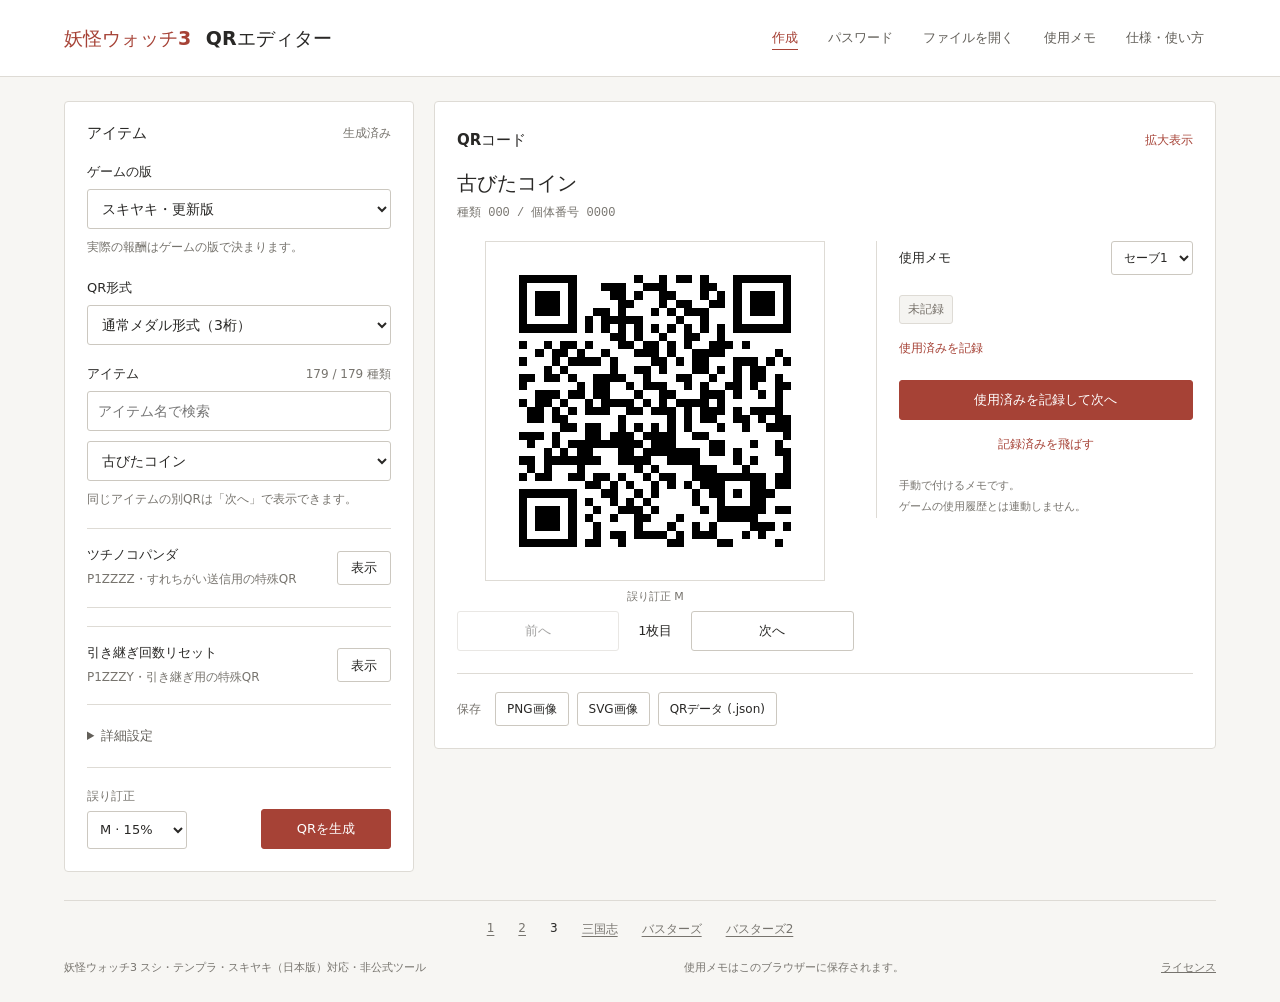
<file: yw3/index.html>
<!doctype html>
<html lang="ja" data-game="yw3">
<head>
  <meta charset="utf-8">
  <meta name="viewport" content="width=device-width, initial-scale=1">
  <meta name="theme-color" content="#f7f6f3">
  <title>妖怪ウォッチ3 QRエディター</title>
  <link rel="stylesheet" href="./style.css">
  <link rel="stylesheet" href="./public.css">
  <script src="./vendor.js" defer></script>
  <script src="./local-api.js?v=20261005-3" defer></script>
  <script src="./usage.js?v=20261005-3" defer></script>
  <script src="./app.js?v=20261005-3" defer></script>
</head>
<body>
  <header class="site-header">
    <div class="site-header-inner">
      <h1><span class="game-name">妖怪ウォッチ3</span> QRエディター</h1>
      <nav class="site-nav" aria-label="メニュー">
        <button id="nav-editor" class="selected" type="button" aria-pressed="true">作成</button>
        <button id="nav-passwords" type="button" aria-pressed="false">パスワード</button>
        <button id="nav-import" type="button">ファイルを開く</button>
        <button id="nav-history" type="button">使用メモ</button>
        <button id="nav-notes" type="button">仕様・使い方</button>
      </nav>
    </div>
  </header>
  <main>
    <section class="workspace" aria-label="QR編集">
      <div class="editor-column">
        <section class="card editor-card">
          <div class="card-heading"><h2>アイテム</h2><span class="small-label" id="edit-state">新規</span></div>
          <div id="structured-panel">
            <div class="field version-field"><label for="version-select">ゲームの版</label><select id="version-select"><option value="update">スキヤキ・更新版</option><option value="base">スキヤキ・本体版</option></select><p class="field-help">実際の報酬はゲームの版で決まります。</p></div><div class="field format-field"><label for="format-select">QR形式</label><select id="format-select" disabled><option>読み込み中…</option></select></div>
            <div class="reward-picker" id="reward-picker" hidden>
              <div class="label-row"><label for="reward-search">アイテム</label><span class="small-label" id="reward-count"></span></div>
              <input id="reward-search" type="search" placeholder="アイテム名で検索" autocomplete="off" aria-label="受け取り内容を検索">
              <select id="reward-select" aria-label="受け取り内容を選択"><option value="">一覧から選択</option></select>
              <p class="field-help">同じアイテムの別QRは「次へ」で表示できます。</p>
            </div>
            <div id="special-presets"><div class="special-picker"><div><strong>ツチノコパンダ</strong><p>P1ZZZZ・すれちがい送信用の特殊QR</p></div><button class="button secondary" id="panda-preset" type="button">表示</button></div></div>
            <details class="advanced-settings">
              <summary>詳細設定</summary>
              <div class="advanced-content">
                <p class="field-help" id="format-description"></p>

                <div class="field-divider"></div><div id="dynamic-fields" class="fields-grid"></div>
                <div class="template-note" id="template-note" hidden>読み込んだデータのURL接頭辞を保持します。</div>
              </div>
            </details>
          </div>
          <div class="editor-controls"><div class="ecc-control"><label for="ecc-select">誤り訂正</label><select id="ecc-select"><option value="L">L · 7%</option><option value="M" selected>M · 15%</option><option value="Q">Q · 25%</option><option value="H">H · 30%</option></select></div><button class="button primary" id="generate-button" type="button">QRを生成</button></div>
        </section>
      </div>
      <section class="card preview-card" aria-labelledby="preview-title">
        <div class="card-heading"><h2 id="preview-title">QRコード</h2><button class="text-button" id="open-scan" type="button" disabled>拡大表示</button></div>
        <div class="reward-summary"><strong id="reward-name">アイテムを選択</strong><span id="qr-identity" class="mono"></span></div>
        <div class="preview-layout">
          <div class="qr-view">
            <div class="preview-area" id="preview-area"><div class="empty-preview" id="empty-preview"><strong>QRを準備中</strong><span>アイテムを選ぶか、データを入力してください。</span></div><img id="qr-image" alt="生成したQRコード" hidden></div>
            <div class="preview-caption"><span class="status-dot" id="preview-dot"></span><span id="preview-caption">未生成</span></div>
            <div class="qr-pager" aria-label="QRの切替"><button class="button secondary" id="previous-qr" type="button" disabled>前へ</button><span id="page-number" aria-live="polite">1枚目</span><button class="button secondary" id="next-qr" type="button" disabled>次へ</button></div>
          </div>
          <div class="usage-panel">
            <div class="usage-heading"><label for="usage-profile">使用メモ</label><select id="usage-profile"><option value="save1">セーブ1</option><option value="save2">セーブ2</option></select></div>
            <div class="usage-status"><span id="used-badge" class="used-badge">未記録</span><button class="text-button" id="toggle-used" type="button" disabled>使用済みを記録</button></div>
            <button class="button primary" id="mark-next" type="button" disabled>記録して次へ</button>
            <button class="text-button skip-button" id="next-unrecorded" type="button" disabled>記録済みを飛ばす</button>
            <p>手動で付けるメモです。<br>ゲームの使用履歴とは連動しません。</p>
          </div>
        </div>
        <div id="warnings" class="warnings" hidden></div>
        <div class="export-section"><span class="section-label">保存</span><div class="download-grid"><button class="button secondary" id="download-png" type="button" disabled>PNG画像</button><button class="button secondary" id="download-svg" type="button" disabled>SVG画像</button><button class="button secondary" id="download-project" type="button" disabled>QRデータ (.json)</button></div></div>
      </section>
    </section>
    <section class="card password-card" id="password-section" aria-labelledby="password-title" hidden>
      <div class="card-heading"><h2 id="password-title">パスワード</h2><span class="small-label" id="password-count" role="status" aria-live="polite">読み込み中…</span></div>
      <p class="password-intro">ゲームのパスワード入力画面に、表示された文字列をそのまま入力してください。</p>
      <div id="password-alias-option" class="password-alias-option" hidden><label><input id="password-aliases" type="checkbox">解析パスワードも表示</label><p>配布時の文字列とは異なります。実機での受け取りを確認済みです。同じ報酬枠の再受け取りはできません。</p></div>
      <div class="password-filters">
        <div class="field"><label for="password-search">検索</label><input id="password-search" type="search" placeholder="パスワード・もらえるもの" autocomplete="off"></div>
        <div class="field"><label for="password-reward">もらえるもの</label><select id="password-reward"><option value="">すべて</option></select></div>
        <div class="field"><label for="password-version">ゲームの版</label><select id="password-version"><option value="update">更新版 v3.4.0</option><option value="base">本体版 v0.1.0</option></select></div>
      </div>
      <table class="password-table"><caption class="visually-hidden">パスワードと受け取り内容</caption><thead><tr><th scope="col">パスワード</th><th scope="col">もらえるもの</th><th scope="col"><span class="visually-hidden">コピー</span></th></tr></thead><tbody id="password-list"></tbody></table>
      <p id="password-empty" class="password-empty" hidden>該当するパスワードはありません。</p>
      <details class="password-about"><summary>掲載内容について</summary><p id="password-note"></p><p id="password-sources" hidden></p></details>
    </section>
    <section class="card history-card" id="history-section" hidden>
      <div class="card-heading"><h2>使用メモ</h2><button class="text-button" id="close-history" type="button">閉じる</button></div>
      <p id="history-summary"></p><p class="field-help">ブラウザーを変える場合は、メモを保存して読み込んでください。</p>
      <div class="history-actions"><button class="button secondary" id="download-history" type="button">メモを保存</button><button class="button secondary" id="import-history" type="button">メモを読み込む</button></div>
      <input id="history-file-input" type="file" accept=".json,application/json" class="visually-hidden"><ul id="history-list" class="history-list"></ul>
    </section>
    <section class="card notes-card" id="notes-section" hidden>
      <div class="card-heading"><h2>仕様・使い方</h2><button class="text-button" id="close-notes" type="button">閉じる</button></div>
      <p>アイテムを選ぶとQRが表示されます。「次へ」で個体番号を進められます。読み取ったQRには、セーブごとに使用メモを付けられます。</p>
      <div id="catalog-notes"></div><p class="notes-footnote">QRの認証処理はゲームのコードで確認しています。掲載しているQRの受け取り内容は全件、実機で確認済みです。</p>
    </section>
    <nav class="game-nav" aria-label="作品"><a href="../yw1/">1</a><a href="../">2</a><a href="../yw3/" aria-current="page">3</a><a href="../sangokushi/">三国志</a><a href="../busters/">バスターズ</a><a href="../busters2/">バスターズ2</a></nav>
    <footer class="page-footer"><span>妖怪ウォッチ3 スシ・テンプラ・スキヤキ（日本版）対応・非公式ツール</span><span>使用メモはこのブラウザーに保存されます。</span><a href="./vendor-licenses.txt">ライセンス</a></footer>
  </main>
  <div id="status-message" class="status-message" role="status" aria-live="polite" hidden></div>
  <dialog id="scan-dialog" class="scan-dialog"><div class="dialog-heading"><h2 id="scan-title">QRコード</h2><button class="icon-button" id="close-scan" type="button" aria-label="大きいQRを閉じる">×</button></div><img id="scan-image" alt="読み取り用の大きなQRコード"><p id="scan-caption"></p><div class="scan-usage-summary"><span id="scan-usage-profile"></span><span id="scan-used" class="used-badge"></span></div><div class="qr-pager"><button class="button secondary" id="scan-previous" type="button">前へ</button><span id="scan-page"></span><button class="button secondary" id="scan-next" type="button">次へ</button></div><button class="button primary" id="scan-mark-next" type="button">記録して次へ</button></dialog>
  <dialog id="import-dialog"><div class="dialog-heading"><h2>ファイルを開く</h2><button class="icon-button" id="close-import" type="button" aria-label="閉じる">×</button></div><p class="dialog-intro">QR画像、または保存したQRデータを選択してください。</p><label class="drop-zone" id="drop-zone" for="file-input"><strong>ファイルを選択</strong><span>ここにドロップすることもできます</span><small>PNG / JPG / WEBP / JSON</small></label><input id="file-input" type="file" accept="image/png,image/jpeg,image/webp,image/bmp,.json,application/json" class="visually-hidden"><p class="import-error" id="import-error" role="alert" hidden></p><p class="import-privacy">ファイルはブラウザー内で処理します。</p></dialog>
</body>
</html>
</file>
<file: style.css>
@charset "UTF-8";
:root {
  --paper: #f7f6f3; --ink: #292826; --muted: #77746e; --line: #dedbd5;
  --accent: #a64236; --accent-dark: #86342b;
  font-family: "Meiryo", "Yu Gothic", system-ui, sans-serif;
  font-size: 14px; font-synthesis: none; color: var(--ink); background: var(--paper);
}
* { box-sizing: border-box; }
body { margin: 0; }
button, input, select, textarea { font: inherit; }
button, select, summary { cursor: pointer; }
button { font-weight: 400; }
button:disabled { opacity: .42; cursor: not-allowed; }
button, a, input, select, textarea, summary { outline-offset: 3px; }
:focus-visible { outline: 2px solid var(--accent); }
[hidden] { display: none !important; }
a { color: inherit; }
h1, h2, p { margin-top: 0; }
h1 { margin-bottom: 0; font-size: 19px; font-weight: 600; line-height: 1.5; white-space: nowrap; }
h2 { margin-bottom: 0; font-size: 15px; font-weight: 600; }
.site-header { background: #fff; border-bottom: 1px solid var(--line); }
.site-header-inner { max-width: 1200px; min-height: 76px; margin: auto; padding: 15px 24px; display: flex; align-items: center; justify-content: space-between; gap: 24px; }
.game-name { color: var(--accent); margin-right: 8px; }
.site-nav { display: flex; gap: 6px; flex-shrink: 0; }
.site-nav button { border: 0; background: none; padding: 10px 12px; font-size: 13px; color: #625f59; }
.site-nav button:hover { color: var(--ink); background: #f5f4f1; }
.site-nav .selected { color: var(--accent); text-decoration: underline; text-underline-offset: 7px; }
main { max-width: 1200px; margin: auto; padding: 24px; }
.workspace { display: grid; grid-template-columns: minmax(290px, 350px) minmax(0, 1fr); gap: 20px; align-items: start; }
.editor-column { display: grid; gap: 14px; min-width: 0; }
.card { background: #fff; border: 1px solid var(--line); border-radius: 4px; min-width: 0; }
.editor-card, .preview-card, .history-card, .notes-card, .password-card { padding: 22px; }
.card-heading { display: flex; align-items: center; justify-content: space-between; gap: 12px; margin-bottom: 20px; }
.small-label { color: var(--muted); font-size: 12px; white-space: nowrap; }
.reward-summary strong { overflow-wrap: anywhere; }
.mode-tabs { display: flex; margin-bottom: 20px; border-bottom: 1px solid var(--line); }
.mode-tab { border: 0; border-bottom: 2px solid transparent; color: var(--muted); background: none; flex: 1; padding: 0 3px 12px; font-size: 13px; }
.mode-tab.active { border-bottom-color: var(--accent); color: var(--ink); }
.mode-tab:hover { color: var(--ink); }
.field { min-width: 0; }
.field label, .reward-picker label { display: block; margin-bottom: 8px; font-size: 13px; }
.field input, .field select, .field textarea, .reward-picker input, .reward-picker select, .ecc-control select, .usage-heading select { width: 100%; border: 1px solid #ccc8c0; border-radius: 3px; background: #fff; color: var(--ink); min-height: 40px; padding: 9px 10px; }
.field input:focus, .field select:focus, .field textarea:focus, .reward-picker input:focus, .reward-picker select:focus, .ecc-control select:focus { border-color: var(--accent); }
.field input:disabled { background: var(--paper); color: var(--muted); }
.field-help { margin: 8px 0 0; font-size: 12px; line-height: 1.8; color: var(--muted); overflow-wrap: anywhere; }
.label-row { display: flex; justify-content: space-between; align-items: baseline; gap: 10px; }
.reward-picker { margin-top: 20px; }
.reward-picker select { margin-top: 10px; }
.special-picker { display: flex; align-items: center; justify-content: space-between; gap: 12px; padding: 17px 0; margin-top: 18px; border-top: 1px solid var(--line); border-bottom: 1px solid var(--line); }
.special-picker strong { font-size: 13px; font-weight: 600; }
.special-picker p { margin: 5px 0 0; color: var(--muted); font-size: 12px; line-height: 1.7; }
.special-picker .button { min-height: 34px; padding: 6px 13px; flex-shrink: 0; }
.advanced-settings { margin-top: 18px; }
.advanced-settings > summary { padding: 4px 0; font-size: 13px; color: #625f59; }
.advanced-content { margin-top: 14px; }
.advanced-content > .field-help { margin-bottom: 18px; }
.version-field { margin-top: 16px; }
.field-divider { height: 1px; background: var(--line); margin: 20px 0; }
.fields-grid { display: grid; grid-template-columns: repeat(2, minmax(0, 1fr)); gap: 18px 12px; }
.field-wide { grid-column: 1 / -1; }
.serial-controls { display: flex; flex-wrap: wrap; gap: 6px; margin-top: 8px; }
.serial-controls button { border: 1px solid var(--line); background: var(--paper); border-radius: 3px; padding: 5px 8px; font-size: 12px; color: #625f59; }
.serial-controls button:hover { background: #edeae4; }
.template-note { margin-top: 18px; font-size: 12px; line-height: 1.7; color: var(--muted); }
.editor-controls { display: flex; align-items: flex-end; justify-content: space-between; gap: 14px; padding-top: 20px; margin-top: 18px; border-top: 1px solid var(--line); }
.ecc-control label { display: block; font-size: 12px; color: var(--muted); margin-bottom: 6px; }
.ecc-control select { width: 100px; min-height: 38px; padding: 8px; font-size: 13px; }
.button { display: inline-flex; justify-content: center; align-items: center; min-height: 40px; padding: 9px 14px; border: 1px solid #ccc8c0; border-radius: 3px; font-size: 13px; line-height: 1.5; }
.primary { background: var(--accent); color: #fff; border-color: var(--accent); }
.primary:hover:not(:disabled) { background: var(--accent-dark); border-color: var(--accent-dark); }
.secondary { background: #fff; color: var(--ink); }
.secondary:hover:not(:disabled) { background: #f2f0eb; border-color: #a6a198; }
.editor-controls > .button { min-width: 130px; }
.text-button { border: 0; background: none; color: var(--accent); padding: 6px 0; min-height: 32px; font-size: 12px; line-height: 1.5; }
.text-button:hover:not(:disabled) { text-decoration: underline; text-underline-offset: 3px; }
.compact { margin-top: 14px; }
.mono { font-family: "Cascadia Code", "Consolas", monospace; }
.hex-input { min-height: 220px !important; resize: vertical; font-size: 13px; line-height: 1.8; }
.payload-card > summary { font-size: 13px; color: #625f59; padding: 16px 20px; }
.payload-content { padding: 0 20px 16px; }
.payload-stats { display: flex; justify-content: space-between; align-items: center; margin-bottom: 8px; }
.payload-stats strong { font-size: 12px; font-weight: 400; color: var(--muted); }
#hex-preview { white-space: pre-wrap; overflow-wrap: anywhere; max-height: 220px; overflow: auto; background: var(--paper); padding: 12px; border: 1px solid var(--line); margin: 0 0 14px; font-size: 12px; line-height: 1.9; }
.data-details { border-top: 1px solid var(--line); padding-top: 12px; }
.data-details summary { font-size: 12px; color: var(--muted); }
#result-details { white-space: pre-wrap; overflow-wrap: anywhere; max-height: 260px; overflow: auto; font-size: 12px; line-height: 1.8; padding-top: 12px; }
.notes-card, .history-card { margin-top: 20px; scroll-margin-top: 20px; }
.notes-card > p, #catalog-notes { font-size: 13px; line-height: 1.9; }
#catalog-notes ul { padding-left: 20px; }
#catalog-notes li { margin: 8px 0; }
.notes-footnote { margin: 18px 0 0; padding-top: 16px; border-top: 1px solid var(--line); color: var(--muted); }
.password-intro { font-size: 13px; line-height: 1.9; color: #625f59; }
.password-filters { display: grid; grid-template-columns: minmax(220px, 1.5fr) minmax(160px, 1fr) minmax(160px, 1fr); gap: 16px; margin: 24px 0; }
.password-table { width: 100%; border-collapse: collapse; font-size: 13px; }
.password-table th { text-align: left; font-weight: 400; color: var(--muted); padding: 0 12px 12px 0; }
.password-table td { border-top: 1px solid var(--line); padding: 12px 12px 12px 0; line-height: 1.8; overflow-wrap: anywhere; }
.password-table .password-value { width: 48%; font-size: 15px; font-weight: 600; user-select: all; }
.password-table .password-action { width: 64px; padding-right: 0; text-align: right; }
.password-empty { text-align: center; font-size: 13px; color: var(--muted); padding: 32px 0; }
.password-about { margin-top: 22px; border-top: 1px solid var(--line); padding-top: 18px; font-size: 12px; color: var(--muted); line-height: 1.9; }
.password-about p { margin: 12px 0 0; }
.password-alias-option { margin-top: 18px; font-size: 13px; }
.password-alias-option label { display: inline-flex; align-items: center; gap: 7px; cursor: pointer; }
.password-alias-option input { accent-color: var(--accent); }
.password-alias-option p { font-size: 12px; line-height: 1.8; color: var(--muted); margin: 8px 0 0; }
.password-kind { display: inline-block; font-size: 10px; font-weight: 400; color: var(--muted); margin-left: 10px; white-space: nowrap; }
#version-select { max-width: 100%; }
html[data-game="yw3"] .format-field { margin-top: 20px; }
.page-footer { display: flex; justify-content: space-between; gap: 14px; padding: 20px 0 0; color: var(--muted); font-size: 11px; line-height: 1.8; }
.status-message { position: fixed; z-index: 30; bottom: 20px; left: 50%; transform: translateX(-50%); max-width: calc(100vw - 32px); border: 1px solid #3c3933; background: #3c3933; color: #fff; border-radius: 4px; padding: 12px 18px; font-size: 13px; line-height: 1.8; }
.status-message.error { background: #8b3b32; border-color: #8b3b32; }
dialog { width: min(500px, calc(100vw - 32px)); max-height: calc(100dvh - 32px); overflow: auto; border: 1px solid #bcb7ae; border-radius: 4px; padding: 24px; color: var(--ink); background: #fff; }
dialog::backdrop { background: #25221d88; }
.dialog-heading { display: flex; align-items: center; justify-content: space-between; gap: 12px; }
.dialog-heading h2 { font-size: 17px; }
.icon-button { width: 36px; height: 36px; border: 1px solid var(--line); border-radius: 3px; color: #625f59; background: #fff; font-size: 24px; line-height: 1; flex-shrink: 0; }
.icon-button:hover { background: var(--paper); }
.dialog-intro { margin: 20px 0; font-size: 13px; line-height: 1.9; color: var(--muted); }
.drop-zone { display: flex; flex-direction: column; align-items: center; justify-content: center; gap: 10px; min-height: 180px; padding: 24px; border: 1px dashed #b5aea3; background: var(--paper); cursor: pointer; text-align: center; }
.drop-zone:hover, .drop-zone.dragover { border-color: var(--accent); background: #f5eeeb; }
.drop-zone strong { font-size: 15px; font-weight: 600; }
.drop-zone span { color: var(--muted); font-size: 12px; }
.drop-zone small { color: var(--muted); font-size: 11px; margin-top: 10px; }
.import-privacy { margin: 18px 0 0; text-align: center; font-size: 12px; color: var(--muted); }
.import-error, .field-error { font-size: 13px; line-height: 1.8; color: #9a3c2f; background: #fff2ee; padding: 10px; }
.visually-hidden { position: absolute; width: 1px; height: 1px; padding: 0; margin: -1px; overflow: hidden; clip: rect(0,0,0,0); white-space: nowrap; border: 0; }
@media (max-width: 800px) {
  .site-header-inner { flex-wrap: wrap; gap: 10px; padding: 14px 20px 8px; }
  .site-nav { margin-left: -10px; }
  main { padding: 20px; }
  .workspace { grid-template-columns: minmax(265px, .85fr) minmax(0, 1fr); gap: 16px; }
  .editor-card, .preview-card { padding: 18px; }
}
@media (max-width: 640px) {
  .site-header-inner { padding: 15px 16px 6px; }
  h1 { font-size: 17px; }
  .game-name { margin-right: 5px; }
  .site-nav { width: calc(100% + 10px); justify-content: space-between; gap: 0; }
  .site-nav button { padding: 10px 6px; font-size: 11px; }
  main { padding: 16px; }
  .workspace { display: flex; flex-direction: column; gap: 16px; }
  .editor-column, .preview-card { width: 100%; }
  .editor-card, .preview-card, .history-card, .notes-card, .password-card { padding: 20px; }
  .password-filters { grid-template-columns: minmax(0, 1fr); gap: 14px; }
  .password-table, .password-table tbody { display: block; }
  .password-table thead { position: absolute; width: 1px; height: 1px; overflow: hidden; clip-path: inset(50%); }
  .password-table tr { display: grid; grid-template-columns: minmax(0, 1fr) 52px; border-top: 1px solid var(--line); padding: 12px 0; }
  .password-table td { border: 0; padding: 0; }
  .password-table .password-value { width: auto; padding-right: 8px; }
  .password-table .password-item { grid-column: 1; font-size: 12px; color: var(--muted); margin-top: 3px; }
  .password-table .password-action { grid-column: 2; grid-row: 1 / 3; width: auto; align-self: center; }
  .page-footer { flex-direction: column; gap: 3px; }
}
@media (prefers-reduced-motion: reduce) { * { scroll-behavior: auto !important; transition: none !important; } }
</file>
<file: public.css>
.preview-card { position: sticky; top: 20px; }
.preview-card .card-heading { margin-bottom: 12px; }
.reward-summary { display: flex; flex-direction: column; gap: 6px; margin-bottom: 20px; }
.reward-summary strong { font-size: 20px; line-height: 1.5; font-weight: 600; }
.reward-summary span { font-size: 12px; color: var(--muted); }
.preview-layout { display: grid; grid-template-columns: minmax(220px, 1fr) minmax(185px, .8fr); gap: 22px; align-items: start; }
.qr-view { min-width: 0; }
.preview-area { width: 100%; max-width: 340px; margin: 0 auto; aspect-ratio: 1; display: grid; place-items: center; background: #fff; border: 1px solid var(--line); padding: 0; }
.preview-area img { width: 100%; height: 100%; object-fit: contain; image-rendering: pixelated; background: #fff; }
.empty-preview { display: flex; flex-direction: column; align-items: center; gap: 12px; padding: 20px; text-align: center; color: var(--muted); }
.empty-preview strong { font-size: 14px; font-weight: 400; }
.empty-preview span { font-size: 12px; line-height: 1.8; }
.preview-caption { min-height: 30px; display: flex; justify-content: center; align-items: center; font-size: 11px; color: var(--muted); }
.status-dot { display: none; }
.qr-pager { display: grid; grid-template-columns: 1fr auto 1fr; gap: 12px; align-items: center; }
.qr-pager .button { padding: 8px 10px; min-width: 0; }
.qr-pager > span { font-size: 13px; min-width: 48px; text-align: center; font-variant-numeric: tabular-nums; }
.usage-panel { border-left: 1px solid var(--line); padding-left: 22px; min-width: 0; }
.usage-heading { display: flex; justify-content: space-between; align-items: center; gap: 12px; }
.usage-heading label { font-size: 13px; }
.usage-heading select { width: auto; min-height: 34px; padding: 6px 8px; font-size: 12px; }
.usage-status { display: flex; flex-direction: column; align-items: flex-start; gap: 8px; margin: 20px 0 16px; }
.used-badge { display: inline-block; padding: 5px 8px; border: 1px solid var(--line); border-radius: 3px; background: #f5f4f1; color: #77716a; font-size: 12px; }
.used-badge.recorded { border-color: #bacbb9; color: #466342; background: #eff5ec; }
.usage-panel > .primary, #scan-mark-next { width: 100%; }
.skip-button { display: block; margin: 8px auto 0; }
.usage-panel > p { margin: 16px 0 0; color: var(--muted); font-size: 11px; line-height: 1.9; }
.warnings { border-left: 2px solid #baa275; background: #faf7ef; padding: 10px 12px; margin-top: 18px; font-size: 12px; color: #7f6948; line-height: 1.8; overflow-wrap: anywhere; }
.warnings p { margin: 0; }
.warnings p + p { margin-top: 5px; }
.export-section { display: flex; align-items: center; gap: 14px; margin-top: 22px; padding-top: 18px; border-top: 1px solid var(--line); }
.section-label { flex-shrink: 0; font-size: 12px; color: var(--muted); }
.download-grid { display: flex; flex-wrap: wrap; gap: 8px; }
.download-grid .button { min-height: 34px; padding: 6px 11px; font-size: 12px; }
.loading .preview-area { opacity: .55; }
.history-card > p { font-size: 13px; line-height: 1.8; }
.history-actions { display: flex; flex-wrap: wrap; gap: 10px; margin: 16px 0; }
.history-list { list-style: none; padding: 0; margin: 18px 0 0; }
.history-list li { display: flex; align-items: baseline; flex-wrap: wrap; gap: 12px; padding: 12px 0; border-top: 1px solid var(--line); font-size: 13px; }
.history-list strong { font-weight: 600; flex: 1; min-width: 150px; }
.history-list span, .history-list time { font-size: 12px; color: var(--muted); }
.scan-dialog { width: min(680px, calc(100vw - 24px)); max-width: 680px; max-height: calc(100dvh - 24px); }
.scan-dialog > img { display: block; width: min(100%, 490px); height: auto; margin: 18px auto; image-rendering: pixelated; background: #fff; }
.scan-dialog > p { text-align: center; font-size: 12px; color: var(--muted); }
.scan-usage-summary { display: flex; align-items: center; justify-content: center; gap: 12px; font-size: 13px; margin-bottom: 16px; }
.scan-dialog .qr-pager { margin-bottom: 16px; }
@media (max-width: 1080px) {
  .preview-layout { grid-template-columns: 1fr; gap: 20px; }
  .qr-view { width: min(100%, 330px); margin: auto; }
  .usage-panel { border-left: 0; border-top: 1px solid var(--line); padding: 16px 0 0; }
  .usage-status { flex-direction: row; justify-content: space-between; align-items: center; margin: 14px 0; }
  .usage-panel > p { margin-top: 10px; }
  .usage-panel > p br { display: none; }
}
@media (max-width: 640px) {
  .preview-card { position: static; }
  .preview-layout { gap: 18px; }
  .qr-view { width: min(100%, 350px); }
  .export-section { align-items: flex-start; }
  .section-label { padding-top: 7px; }
  .scan-dialog { padding: 18px; }
}
</file>
<file: busters/style.css>
@charset "UTF-8";
:root {
  --paper: #f7f6f3; --ink: #292826; --muted: #77746e; --line: #dedbd5;
  --accent: #a64236; --accent-dark: #86342b;
  font-family: "Meiryo", "Yu Gothic", system-ui, sans-serif;
  font-size: 14px; font-synthesis: none; color: var(--ink); background: var(--paper);
}
* { box-sizing: border-box; }
body { margin: 0; }
button, input, select, textarea { font: inherit; }
button, select, summary { cursor: pointer; }
button { font-weight: 400; }
button:disabled { opacity: .42; cursor: not-allowed; }
button, a, input, select, textarea, summary { outline-offset: 3px; }
:focus-visible { outline: 2px solid var(--accent); }
[hidden] { display: none !important; }
a { color: inherit; }
h1, h2, p { margin-top: 0; }
h1 { margin-bottom: 0; font-size: 19px; font-weight: 600; line-height: 1.5; white-space: nowrap; }
h2 { margin-bottom: 0; font-size: 15px; font-weight: 600; }
.site-header { background: #fff; border-bottom: 1px solid var(--line); }
.site-header-inner { max-width: 1200px; min-height: 76px; margin: auto; padding: 15px 24px; display: flex; align-items: center; justify-content: space-between; gap: 24px; }
.game-name { color: var(--accent); margin-right: 8px; }
.site-nav { display: flex; gap: 6px; flex-shrink: 0; }
.site-nav button { border: 0; background: none; padding: 10px 12px; font-size: 13px; color: #625f59; }
.site-nav button:hover { color: var(--ink); background: #f5f4f1; }
.site-nav .selected { color: var(--accent); text-decoration: underline; text-underline-offset: 7px; }
main { max-width: 1200px; margin: auto; padding: 24px; }
.workspace { display: grid; grid-template-columns: minmax(290px, 350px) minmax(0, 1fr); gap: 20px; align-items: start; }
.editor-column { display: grid; gap: 14px; min-width: 0; }
.card { background: #fff; border: 1px solid var(--line); border-radius: 4px; min-width: 0; }
.editor-card, .preview-card, .history-card, .notes-card, .password-card { padding: 22px; }
.card-heading { display: flex; align-items: center; justify-content: space-between; gap: 12px; margin-bottom: 20px; }
.small-label { color: var(--muted); font-size: 12px; white-space: nowrap; }
.reward-summary strong { overflow-wrap: anywhere; }
.mode-tabs { display: flex; margin-bottom: 20px; border-bottom: 1px solid var(--line); }
.mode-tab { border: 0; border-bottom: 2px solid transparent; color: var(--muted); background: none; flex: 1; padding: 0 3px 12px; font-size: 13px; }
.mode-tab.active { border-bottom-color: var(--accent); color: var(--ink); }
.mode-tab:hover { color: var(--ink); }
.field { min-width: 0; }
.field label, .reward-picker label { display: block; margin-bottom: 8px; font-size: 13px; }
.field input, .field select, .field textarea, .reward-picker input, .reward-picker select, .ecc-control select, .usage-heading select { width: 100%; border: 1px solid #ccc8c0; border-radius: 3px; background: #fff; color: var(--ink); min-height: 40px; padding: 9px 10px; }
.field input:focus, .field select:focus, .field textarea:focus, .reward-picker input:focus, .reward-picker select:focus, .ecc-control select:focus { border-color: var(--accent); }
.field input:disabled { background: var(--paper); color: var(--muted); }
.field-help { margin: 8px 0 0; font-size: 12px; line-height: 1.8; color: var(--muted); overflow-wrap: anywhere; }
.label-row { display: flex; justify-content: space-between; align-items: baseline; gap: 10px; }
.reward-picker { margin-top: 20px; }
.reward-picker select { margin-top: 10px; }
.special-picker { display: flex; align-items: center; justify-content: space-between; gap: 12px; padding: 17px 0; margin-top: 18px; border-top: 1px solid var(--line); border-bottom: 1px solid var(--line); }
.special-picker strong { font-size: 13px; font-weight: 600; }
.special-picker p { margin: 5px 0 0; color: var(--muted); font-size: 12px; line-height: 1.7; }
.special-picker .button { min-height: 34px; padding: 6px 13px; flex-shrink: 0; }
.advanced-settings { margin-top: 18px; }
.advanced-settings > summary { padding: 4px 0; font-size: 13px; color: #625f59; }
.advanced-content { margin-top: 14px; }
.advanced-content > .field-help { margin-bottom: 18px; }
.version-field { margin-top: 16px; }
.field-divider { height: 1px; background: var(--line); margin: 20px 0; }
.fields-grid { display: grid; grid-template-columns: repeat(2, minmax(0, 1fr)); gap: 18px 12px; }
.field-wide { grid-column: 1 / -1; }
.serial-controls { display: flex; flex-wrap: wrap; gap: 6px; margin-top: 8px; }
.serial-controls button { border: 1px solid var(--line); background: var(--paper); border-radius: 3px; padding: 5px 8px; font-size: 12px; color: #625f59; }
.serial-controls button:hover { background: #edeae4; }
.template-note { margin-top: 18px; font-size: 12px; line-height: 1.7; color: var(--muted); }
.editor-controls { display: flex; align-items: flex-end; justify-content: space-between; gap: 14px; padding-top: 20px; margin-top: 18px; border-top: 1px solid var(--line); }
.ecc-control label { display: block; font-size: 12px; color: var(--muted); margin-bottom: 6px; }
.ecc-control select { width: 100px; min-height: 38px; padding: 8px; font-size: 13px; }
.button { display: inline-flex; justify-content: center; align-items: center; min-height: 40px; padding: 9px 14px; border: 1px solid #ccc8c0; border-radius: 3px; font-size: 13px; line-height: 1.5; }
.primary { background: var(--accent); color: #fff; border-color: var(--accent); }
.primary:hover:not(:disabled) { background: var(--accent-dark); border-color: var(--accent-dark); }
.secondary { background: #fff; color: var(--ink); }
.secondary:hover:not(:disabled) { background: #f2f0eb; border-color: #a6a198; }
.editor-controls > .button { min-width: 130px; }
.text-button { border: 0; background: none; color: var(--accent); padding: 6px 0; min-height: 32px; font-size: 12px; line-height: 1.5; }
.text-button:hover:not(:disabled) { text-decoration: underline; text-underline-offset: 3px; }
.compact { margin-top: 14px; }
.mono { font-family: "Cascadia Code", "Consolas", monospace; }
.hex-input { min-height: 220px !important; resize: vertical; font-size: 13px; line-height: 1.8; }
.payload-card > summary { font-size: 13px; color: #625f59; padding: 16px 20px; }
.payload-content { padding: 0 20px 16px; }
.payload-stats { display: flex; justify-content: space-between; align-items: center; margin-bottom: 8px; }
.payload-stats strong { font-size: 12px; font-weight: 400; color: var(--muted); }
#hex-preview { white-space: pre-wrap; overflow-wrap: anywhere; max-height: 220px; overflow: auto; background: var(--paper); padding: 12px; border: 1px solid var(--line); margin: 0 0 14px; font-size: 12px; line-height: 1.9; }
.data-details { border-top: 1px solid var(--line); padding-top: 12px; }
.data-details summary { font-size: 12px; color: var(--muted); }
#result-details { white-space: pre-wrap; overflow-wrap: anywhere; max-height: 260px; overflow: auto; font-size: 12px; line-height: 1.8; padding-top: 12px; }
.notes-card, .history-card { margin-top: 20px; scroll-margin-top: 20px; }
.notes-card > p, #catalog-notes { font-size: 13px; line-height: 1.9; }
#catalog-notes ul { padding-left: 20px; }
#catalog-notes li { margin: 8px 0; }
.notes-footnote { margin: 18px 0 0; padding-top: 16px; border-top: 1px solid var(--line); color: var(--muted); }
.password-intro { font-size: 13px; line-height: 1.9; color: #625f59; }
.password-filters { display: grid; grid-template-columns: minmax(220px, 1.5fr) minmax(160px, 1fr) minmax(160px, 1fr); gap: 16px; margin: 24px 0; }
.password-table { width: 100%; border-collapse: collapse; font-size: 13px; }
.password-table th { text-align: left; font-weight: 400; color: var(--muted); padding: 0 12px 12px 0; }
.password-table td { border-top: 1px solid var(--line); padding: 12px 12px 12px 0; line-height: 1.8; overflow-wrap: anywhere; }
.password-table .password-value { width: 48%; font-size: 15px; font-weight: 600; user-select: all; }
.password-table .password-action { width: 64px; padding-right: 0; text-align: right; }
.password-empty { text-align: center; font-size: 13px; color: var(--muted); padding: 32px 0; }
.password-about { margin-top: 22px; border-top: 1px solid var(--line); padding-top: 18px; font-size: 12px; color: var(--muted); line-height: 1.9; }
.password-about p { margin: 12px 0 0; }
.password-alias-option { margin-top: 18px; font-size: 13px; }
.password-alias-option label { display: inline-flex; align-items: center; gap: 7px; cursor: pointer; }
.password-alias-option input { accent-color: var(--accent); }
.password-alias-option p { font-size: 12px; line-height: 1.8; color: var(--muted); margin: 8px 0 0; }
.password-kind { display: inline-block; font-size: 10px; font-weight: 400; color: var(--muted); margin-left: 10px; white-space: nowrap; }
#version-select { max-width: 100%; }
html[data-game="yw3"] .format-field { margin-top: 20px; }
.page-footer { display: flex; justify-content: space-between; gap: 14px; padding: 20px 0 0; color: var(--muted); font-size: 11px; line-height: 1.8; }
.game-nav { display: flex; justify-content: center; flex-wrap: wrap; gap: 12px 24px; margin-top: 28px; padding-top: 20px; border-top: 1px solid var(--line); font-size: 12px; }
.game-nav a { color: var(--muted); text-underline-offset: 3px; }
.game-nav a[aria-current="page"] { color: var(--ink); text-decoration: none; }
.status-message { position: fixed; z-index: 30; bottom: 20px; left: 50%; transform: translateX(-50%); max-width: calc(100vw - 32px); border: 1px solid #3c3933; background: #3c3933; color: #fff; border-radius: 4px; padding: 12px 18px; font-size: 13px; line-height: 1.8; }
.status-message.error { background: #8b3b32; border-color: #8b3b32; }
dialog { width: min(500px, calc(100vw - 32px)); max-height: calc(100dvh - 32px); overflow: auto; border: 1px solid #bcb7ae; border-radius: 4px; padding: 24px; color: var(--ink); background: #fff; }
dialog::backdrop { background: #25221d88; }
.dialog-heading { display: flex; align-items: center; justify-content: space-between; gap: 12px; }
.dialog-heading h2 { font-size: 17px; }
.icon-button { width: 36px; height: 36px; border: 1px solid var(--line); border-radius: 3px; color: #625f59; background: #fff; font-size: 24px; line-height: 1; flex-shrink: 0; }
.icon-button:hover { background: var(--paper); }
.dialog-intro { margin: 20px 0; font-size: 13px; line-height: 1.9; color: var(--muted); }
.drop-zone { display: flex; flex-direction: column; align-items: center; justify-content: center; gap: 10px; min-height: 180px; padding: 24px; border: 1px dashed #b5aea3; background: var(--paper); cursor: pointer; text-align: center; }
.drop-zone:hover, .drop-zone.dragover { border-color: var(--accent); background: #f5eeeb; }
.drop-zone strong { font-size: 15px; font-weight: 600; }
.drop-zone span { color: var(--muted); font-size: 12px; }
.drop-zone small { color: var(--muted); font-size: 11px; margin-top: 10px; }
.import-privacy { margin: 18px 0 0; text-align: center; font-size: 12px; color: var(--muted); }
.import-error, .field-error { font-size: 13px; line-height: 1.8; color: #9a3c2f; background: #fff2ee; padding: 10px; }
.visually-hidden { position: absolute; width: 1px; height: 1px; padding: 0; margin: -1px; overflow: hidden; clip: rect(0,0,0,0); white-space: nowrap; border: 0; }
@media (max-width: 800px) {
  .site-header-inner { flex-wrap: wrap; gap: 10px; padding: 14px 20px 8px; }
  .site-nav { margin-left: -10px; }
  main { padding: 20px; }
  .workspace { grid-template-columns: minmax(265px, .85fr) minmax(0, 1fr); gap: 16px; }
  .editor-card, .preview-card { padding: 18px; }
}
@media (max-width: 640px) {
  .site-header-inner { padding: 15px 16px 6px; }
  h1 { font-size: 17px; }
  .game-name { margin-right: 5px; }
  .site-nav { width: calc(100% + 10px); justify-content: space-between; gap: 0; }
  .site-nav button { padding: 10px 6px; font-size: 11px; }
  main { padding: 16px; }
  .workspace { display: flex; flex-direction: column; gap: 16px; }
  .editor-column, .preview-card { width: 100%; }
  .editor-card, .preview-card, .history-card, .notes-card, .password-card { padding: 20px; }
  .password-filters { grid-template-columns: minmax(0, 1fr); gap: 14px; }
  .password-table, .password-table tbody { display: block; }
  .password-table thead { position: absolute; width: 1px; height: 1px; overflow: hidden; clip-path: inset(50%); }
  .password-table tr { display: grid; grid-template-columns: minmax(0, 1fr) 52px; border-top: 1px solid var(--line); padding: 12px 0; }
  .password-table td { border: 0; padding: 0; }
  .password-table .password-value { width: auto; padding-right: 8px; }
  .password-table .password-item { grid-column: 1; font-size: 12px; color: var(--muted); margin-top: 3px; }
  .password-table .password-action { grid-column: 2; grid-row: 1 / 3; width: auto; align-self: center; }
  .page-footer { flex-direction: column; gap: 3px; }
}
@media (prefers-reduced-motion: reduce) { * { scroll-behavior: auto !important; transition: none !important; } }
</file>
<file: busters/public.css>
.preview-card { position: sticky; top: 20px; }
.preview-card .card-heading { margin-bottom: 12px; }
.reward-summary { display: flex; flex-direction: column; gap: 6px; margin-bottom: 20px; }
.reward-summary strong { font-size: 20px; line-height: 1.5; font-weight: 600; }
.reward-summary span { font-size: 12px; color: var(--muted); }
.preview-layout { display: grid; grid-template-columns: minmax(220px, 1fr) minmax(185px, .8fr); gap: 22px; align-items: start; }
.qr-view { min-width: 0; }
.preview-area { width: 100%; max-width: 340px; margin: 0 auto; aspect-ratio: 1; display: grid; place-items: center; background: #fff; border: 1px solid var(--line); padding: 0; }
.preview-area img { width: 100%; height: 100%; object-fit: contain; image-rendering: pixelated; background: #fff; }
.empty-preview { display: flex; flex-direction: column; align-items: center; gap: 12px; padding: 20px; text-align: center; color: var(--muted); }
.empty-preview strong { font-size: 14px; font-weight: 400; }
.empty-preview span { font-size: 12px; line-height: 1.8; }
.preview-caption { min-height: 30px; display: flex; justify-content: center; align-items: center; font-size: 11px; color: var(--muted); }
.status-dot { display: none; }
.qr-pager { display: grid; grid-template-columns: 1fr auto 1fr; gap: 12px; align-items: center; }
.qr-pager .button { padding: 8px 10px; min-width: 0; }
.qr-pager > span { font-size: 13px; min-width: 48px; text-align: center; font-variant-numeric: tabular-nums; }
.usage-panel { border-left: 1px solid var(--line); padding-left: 22px; min-width: 0; }
.usage-heading { display: flex; justify-content: space-between; align-items: center; gap: 12px; }
.usage-heading label { font-size: 13px; }
.usage-heading select { width: auto; min-height: 34px; padding: 6px 8px; font-size: 12px; }
.usage-status { display: flex; flex-direction: column; align-items: flex-start; gap: 8px; margin: 20px 0 16px; }
.used-badge { display: inline-block; padding: 5px 8px; border: 1px solid var(--line); border-radius: 3px; background: #f5f4f1; color: #77716a; font-size: 12px; }
.used-badge.recorded { border-color: #bacbb9; color: #466342; background: #eff5ec; }
.usage-panel > .primary, #scan-mark-next { width: 100%; }
.skip-button { display: block; margin: 8px auto 0; }
.usage-panel > p { margin: 16px 0 0; color: var(--muted); font-size: 11px; line-height: 1.9; }
.warnings { border-left: 2px solid #baa275; background: #faf7ef; padding: 10px 12px; margin-top: 18px; font-size: 12px; color: #7f6948; line-height: 1.8; overflow-wrap: anywhere; }
.warnings p { margin: 0; }
.warnings p + p { margin-top: 5px; }
.export-section { display: flex; align-items: center; gap: 14px; margin-top: 22px; padding-top: 18px; border-top: 1px solid var(--line); }
.section-label { flex-shrink: 0; font-size: 12px; color: var(--muted); }
.download-grid { display: flex; flex-wrap: wrap; gap: 8px; }
.download-grid .button { min-height: 34px; padding: 6px 11px; font-size: 12px; }
.loading .preview-area { opacity: .55; }
.history-card > p { font-size: 13px; line-height: 1.8; }
.history-actions { display: flex; flex-wrap: wrap; gap: 10px; margin: 16px 0; }
.history-list { list-style: none; padding: 0; margin: 18px 0 0; }
.history-list li { display: flex; align-items: baseline; flex-wrap: wrap; gap: 12px; padding: 12px 0; border-top: 1px solid var(--line); font-size: 13px; }
.history-list strong { font-weight: 600; flex: 1; min-width: 150px; }
.history-list span, .history-list time { font-size: 12px; color: var(--muted); }
.scan-dialog { width: min(680px, calc(100vw - 24px)); max-width: 680px; max-height: calc(100dvh - 24px); }
.scan-dialog > img { display: block; width: min(100%, 490px); height: auto; margin: 18px auto; image-rendering: pixelated; background: #fff; }
.scan-dialog > p { text-align: center; font-size: 12px; color: var(--muted); }
.scan-usage-summary { display: flex; align-items: center; justify-content: center; gap: 12px; font-size: 13px; margin-bottom: 16px; }
.scan-dialog .qr-pager { margin-bottom: 16px; }
@media (max-width: 1080px) {
  .preview-layout { grid-template-columns: 1fr; gap: 20px; }
  .qr-view { width: min(100%, 330px); margin: auto; }
  .usage-panel { border-left: 0; border-top: 1px solid var(--line); padding: 16px 0 0; }
  .usage-status { flex-direction: row; justify-content: space-between; align-items: center; margin: 14px 0; }
  .usage-panel > p { margin-top: 10px; }
  .usage-panel > p br { display: none; }
}
@media (max-width: 640px) {
  .preview-card { position: static; }
  .preview-layout { gap: 18px; }
  .qr-view { width: min(100%, 350px); }
  .export-section { align-items: flex-start; }
  .section-label { padding-top: 7px; }
  .scan-dialog { padding: 18px; }
}
</file>
<file: busters2/style.css>
@charset "UTF-8";
:root {
  --paper: #f7f6f3; --ink: #292826; --muted: #77746e; --line: #dedbd5;
  --accent: #a64236; --accent-dark: #86342b;
  font-family: "Meiryo", "Yu Gothic", system-ui, sans-serif;
  font-size: 14px; font-synthesis: none; color: var(--ink); background: var(--paper);
}
* { box-sizing: border-box; }
body { margin: 0; }
button, input, select, textarea { font: inherit; }
button, select, summary { cursor: pointer; }
button { font-weight: 400; }
button:disabled { opacity: .42; cursor: not-allowed; }
button, a, input, select, textarea, summary { outline-offset: 3px; }
:focus-visible { outline: 2px solid var(--accent); }
[hidden] { display: none !important; }
a { color: inherit; }
h1, h2, p { margin-top: 0; }
h1 { margin-bottom: 0; font-size: 19px; font-weight: 600; line-height: 1.5; white-space: nowrap; }
h2 { margin-bottom: 0; font-size: 15px; font-weight: 600; }
.site-header { background: #fff; border-bottom: 1px solid var(--line); }
.site-header-inner { max-width: 1200px; min-height: 76px; margin: auto; padding: 15px 24px; display: flex; align-items: center; justify-content: space-between; gap: 24px; }
.game-name { color: var(--accent); margin-right: 8px; }
.site-nav { display: flex; gap: 6px; flex-shrink: 0; }
.site-nav button { border: 0; background: none; padding: 10px 12px; font-size: 13px; color: #625f59; }
.site-nav button:hover { color: var(--ink); background: #f5f4f1; }
.site-nav .selected { color: var(--accent); text-decoration: underline; text-underline-offset: 7px; }
main { max-width: 1200px; margin: auto; padding: 24px; }
.workspace { display: grid; grid-template-columns: minmax(290px, 350px) minmax(0, 1fr); gap: 20px; align-items: start; }
.editor-column { display: grid; gap: 14px; min-width: 0; }
.card { background: #fff; border: 1px solid var(--line); border-radius: 4px; min-width: 0; }
.editor-card, .preview-card, .history-card, .notes-card, .password-card { padding: 22px; }
.card-heading { display: flex; align-items: center; justify-content: space-between; gap: 12px; margin-bottom: 20px; }
.small-label { color: var(--muted); font-size: 12px; white-space: nowrap; }
.reward-summary strong { overflow-wrap: anywhere; }
.mode-tabs { display: flex; margin-bottom: 20px; border-bottom: 1px solid var(--line); }
.mode-tab { border: 0; border-bottom: 2px solid transparent; color: var(--muted); background: none; flex: 1; padding: 0 3px 12px; font-size: 13px; }
.mode-tab.active { border-bottom-color: var(--accent); color: var(--ink); }
.mode-tab:hover { color: var(--ink); }
.field { min-width: 0; }
.field label, .reward-picker label { display: block; margin-bottom: 8px; font-size: 13px; }
.field input, .field select, .field textarea, .reward-picker input, .reward-picker select, .ecc-control select, .usage-heading select { width: 100%; border: 1px solid #ccc8c0; border-radius: 3px; background: #fff; color: var(--ink); min-height: 40px; padding: 9px 10px; }
.field input:focus, .field select:focus, .field textarea:focus, .reward-picker input:focus, .reward-picker select:focus, .ecc-control select:focus { border-color: var(--accent); }
.field input:disabled { background: var(--paper); color: var(--muted); }
.field-help { margin: 8px 0 0; font-size: 12px; line-height: 1.8; color: var(--muted); overflow-wrap: anywhere; }
.label-row { display: flex; justify-content: space-between; align-items: baseline; gap: 10px; }
.reward-picker { margin-top: 20px; }
.reward-picker select { margin-top: 10px; }
.special-picker { display: flex; align-items: center; justify-content: space-between; gap: 12px; padding: 17px 0; margin-top: 18px; border-top: 1px solid var(--line); border-bottom: 1px solid var(--line); }
.special-picker strong { font-size: 13px; font-weight: 600; }
.special-picker p { margin: 5px 0 0; color: var(--muted); font-size: 12px; line-height: 1.7; }
.special-picker .button { min-height: 34px; padding: 6px 13px; flex-shrink: 0; }
.advanced-settings { margin-top: 18px; }
.advanced-settings > summary { padding: 4px 0; font-size: 13px; color: #625f59; }
.advanced-content { margin-top: 14px; }
.advanced-content > .field-help { margin-bottom: 18px; }
.version-field { margin-top: 16px; }
.field-divider { height: 1px; background: var(--line); margin: 20px 0; }
.fields-grid { display: grid; grid-template-columns: repeat(2, minmax(0, 1fr)); gap: 18px 12px; }
.field-wide { grid-column: 1 / -1; }
.serial-controls { display: flex; flex-wrap: wrap; gap: 6px; margin-top: 8px; }
.serial-controls button { border: 1px solid var(--line); background: var(--paper); border-radius: 3px; padding: 5px 8px; font-size: 12px; color: #625f59; }
.serial-controls button:hover { background: #edeae4; }
.template-note { margin-top: 18px; font-size: 12px; line-height: 1.7; color: var(--muted); }
.editor-controls { display: flex; align-items: flex-end; justify-content: space-between; gap: 14px; padding-top: 20px; margin-top: 18px; border-top: 1px solid var(--line); }
.ecc-control label { display: block; font-size: 12px; color: var(--muted); margin-bottom: 6px; }
.ecc-control select { width: 100px; min-height: 38px; padding: 8px; font-size: 13px; }
.button { display: inline-flex; justify-content: center; align-items: center; min-height: 40px; padding: 9px 14px; border: 1px solid #ccc8c0; border-radius: 3px; font-size: 13px; line-height: 1.5; }
.primary { background: var(--accent); color: #fff; border-color: var(--accent); }
.primary:hover:not(:disabled) { background: var(--accent-dark); border-color: var(--accent-dark); }
.secondary { background: #fff; color: var(--ink); }
.secondary:hover:not(:disabled) { background: #f2f0eb; border-color: #a6a198; }
.editor-controls > .button { min-width: 130px; }
.text-button { border: 0; background: none; color: var(--accent); padding: 6px 0; min-height: 32px; font-size: 12px; line-height: 1.5; }
.text-button:hover:not(:disabled) { text-decoration: underline; text-underline-offset: 3px; }
.compact { margin-top: 14px; }
.mono { font-family: "Cascadia Code", "Consolas", monospace; }
.hex-input { min-height: 220px !important; resize: vertical; font-size: 13px; line-height: 1.8; }
.payload-card > summary { font-size: 13px; color: #625f59; padding: 16px 20px; }
.payload-content { padding: 0 20px 16px; }
.payload-stats { display: flex; justify-content: space-between; align-items: center; margin-bottom: 8px; }
.payload-stats strong { font-size: 12px; font-weight: 400; color: var(--muted); }
#hex-preview { white-space: pre-wrap; overflow-wrap: anywhere; max-height: 220px; overflow: auto; background: var(--paper); padding: 12px; border: 1px solid var(--line); margin: 0 0 14px; font-size: 12px; line-height: 1.9; }
.data-details { border-top: 1px solid var(--line); padding-top: 12px; }
.data-details summary { font-size: 12px; color: var(--muted); }
#result-details { white-space: pre-wrap; overflow-wrap: anywhere; max-height: 260px; overflow: auto; font-size: 12px; line-height: 1.8; padding-top: 12px; }
.notes-card, .history-card { margin-top: 20px; scroll-margin-top: 20px; }
.notes-card > p, #catalog-notes { font-size: 13px; line-height: 1.9; }
#catalog-notes ul { padding-left: 20px; }
#catalog-notes li { margin: 8px 0; }
.notes-footnote { margin: 18px 0 0; padding-top: 16px; border-top: 1px solid var(--line); color: var(--muted); }
.password-intro { font-size: 13px; line-height: 1.9; color: #625f59; }
.password-filters { display: grid; grid-template-columns: minmax(220px, 1.5fr) minmax(160px, 1fr) minmax(160px, 1fr); gap: 16px; margin: 24px 0; }
.password-table { width: 100%; border-collapse: collapse; font-size: 13px; }
.password-table th { text-align: left; font-weight: 400; color: var(--muted); padding: 0 12px 12px 0; }
.password-table td { border-top: 1px solid var(--line); padding: 12px 12px 12px 0; line-height: 1.8; overflow-wrap: anywhere; }
.password-table .password-value { width: 48%; font-size: 15px; font-weight: 600; user-select: all; }
.password-table .password-action { width: 64px; padding-right: 0; text-align: right; }
.password-empty { text-align: center; font-size: 13px; color: var(--muted); padding: 32px 0; }
.password-about { margin-top: 22px; border-top: 1px solid var(--line); padding-top: 18px; font-size: 12px; color: var(--muted); line-height: 1.9; }
.password-about p { margin: 12px 0 0; }
.password-alias-option { margin-top: 18px; font-size: 13px; }
.password-alias-option label { display: inline-flex; align-items: center; gap: 7px; cursor: pointer; }
.password-alias-option input { accent-color: var(--accent); }
.password-alias-option p { font-size: 12px; line-height: 1.8; color: var(--muted); margin: 8px 0 0; }
.password-kind { display: inline-block; font-size: 10px; font-weight: 400; color: var(--muted); margin-left: 10px; white-space: nowrap; }
#version-select { max-width: 100%; }
html[data-game="yw3"] .format-field { margin-top: 20px; }
.page-footer { display: flex; justify-content: space-between; gap: 14px; padding: 20px 0 0; color: var(--muted); font-size: 11px; line-height: 1.8; }
.game-nav { display: flex; justify-content: center; flex-wrap: wrap; gap: 12px 24px; margin-top: 28px; padding-top: 20px; border-top: 1px solid var(--line); font-size: 12px; }
.game-nav a { color: var(--muted); text-underline-offset: 3px; }
.game-nav a[aria-current="page"] { color: var(--ink); text-decoration: none; }
.status-message { position: fixed; z-index: 30; bottom: 20px; left: 50%; transform: translateX(-50%); max-width: calc(100vw - 32px); border: 1px solid #3c3933; background: #3c3933; color: #fff; border-radius: 4px; padding: 12px 18px; font-size: 13px; line-height: 1.8; }
.status-message.error { background: #8b3b32; border-color: #8b3b32; }
dialog { width: min(500px, calc(100vw - 32px)); max-height: calc(100dvh - 32px); overflow: auto; border: 1px solid #bcb7ae; border-radius: 4px; padding: 24px; color: var(--ink); background: #fff; }
dialog::backdrop { background: #25221d88; }
.dialog-heading { display: flex; align-items: center; justify-content: space-between; gap: 12px; }
.dialog-heading h2 { font-size: 17px; }
.icon-button { width: 36px; height: 36px; border: 1px solid var(--line); border-radius: 3px; color: #625f59; background: #fff; font-size: 24px; line-height: 1; flex-shrink: 0; }
.icon-button:hover { background: var(--paper); }
.dialog-intro { margin: 20px 0; font-size: 13px; line-height: 1.9; color: var(--muted); }
.drop-zone { display: flex; flex-direction: column; align-items: center; justify-content: center; gap: 10px; min-height: 180px; padding: 24px; border: 1px dashed #b5aea3; background: var(--paper); cursor: pointer; text-align: center; }
.drop-zone:hover, .drop-zone.dragover { border-color: var(--accent); background: #f5eeeb; }
.drop-zone strong { font-size: 15px; font-weight: 600; }
.drop-zone span { color: var(--muted); font-size: 12px; }
.drop-zone small { color: var(--muted); font-size: 11px; margin-top: 10px; }
.import-privacy { margin: 18px 0 0; text-align: center; font-size: 12px; color: var(--muted); }
.import-error, .field-error { font-size: 13px; line-height: 1.8; color: #9a3c2f; background: #fff2ee; padding: 10px; }
.visually-hidden { position: absolute; width: 1px; height: 1px; padding: 0; margin: -1px; overflow: hidden; clip: rect(0,0,0,0); white-space: nowrap; border: 0; }
@media (max-width: 800px) {
  .site-header-inner { flex-wrap: wrap; gap: 10px; padding: 14px 20px 8px; }
  .site-nav { margin-left: -10px; }
  main { padding: 20px; }
  .workspace { grid-template-columns: minmax(265px, .85fr) minmax(0, 1fr); gap: 16px; }
  .editor-card, .preview-card { padding: 18px; }
}
@media (max-width: 640px) {
  .site-header-inner { padding: 15px 16px 6px; }
  h1 { font-size: 17px; }
  .game-name { margin-right: 5px; }
  .site-nav { width: calc(100% + 10px); justify-content: space-between; gap: 0; }
  .site-nav button { padding: 10px 6px; font-size: 11px; }
  main { padding: 16px; }
  .workspace { display: flex; flex-direction: column; gap: 16px; }
  .editor-column, .preview-card { width: 100%; }
  .editor-card, .preview-card, .history-card, .notes-card, .password-card { padding: 20px; }
  .password-filters { grid-template-columns: minmax(0, 1fr); gap: 14px; }
  .password-table, .password-table tbody { display: block; }
  .password-table thead { position: absolute; width: 1px; height: 1px; overflow: hidden; clip-path: inset(50%); }
  .password-table tr { display: grid; grid-template-columns: minmax(0, 1fr) 52px; border-top: 1px solid var(--line); padding: 12px 0; }
  .password-table td { border: 0; padding: 0; }
  .password-table .password-value { width: auto; padding-right: 8px; }
  .password-table .password-item { grid-column: 1; font-size: 12px; color: var(--muted); margin-top: 3px; }
  .password-table .password-action { grid-column: 2; grid-row: 1 / 3; width: auto; align-self: center; }
  .page-footer { flex-direction: column; gap: 3px; }
}
@media (prefers-reduced-motion: reduce) { * { scroll-behavior: auto !important; transition: none !important; } }
</file>
<file: busters2/public.css>
.preview-card { position: sticky; top: 20px; }
.preview-card .card-heading { margin-bottom: 12px; }
.reward-summary { display: flex; flex-direction: column; gap: 6px; margin-bottom: 20px; }
.reward-summary strong { font-size: 20px; line-height: 1.5; font-weight: 600; }
.reward-summary span { font-size: 12px; color: var(--muted); }
.preview-layout { display: grid; grid-template-columns: minmax(220px, 1fr) minmax(185px, .8fr); gap: 22px; align-items: start; }
.qr-view { min-width: 0; }
.preview-area { width: 100%; max-width: 340px; margin: 0 auto; aspect-ratio: 1; display: grid; place-items: center; background: #fff; border: 1px solid var(--line); padding: 0; }
.preview-area img { width: 100%; height: 100%; object-fit: contain; image-rendering: pixelated; background: #fff; }
.empty-preview { display: flex; flex-direction: column; align-items: center; gap: 12px; padding: 20px; text-align: center; color: var(--muted); }
.empty-preview strong { font-size: 14px; font-weight: 400; }
.empty-preview span { font-size: 12px; line-height: 1.8; }
.preview-caption { min-height: 30px; display: flex; justify-content: center; align-items: center; font-size: 11px; color: var(--muted); }
.status-dot { display: none; }
.qr-pager { display: grid; grid-template-columns: 1fr auto 1fr; gap: 12px; align-items: center; }
.qr-pager .button { padding: 8px 10px; min-width: 0; }
.qr-pager > span { font-size: 13px; min-width: 48px; text-align: center; font-variant-numeric: tabular-nums; }
.usage-panel { border-left: 1px solid var(--line); padding-left: 22px; min-width: 0; }
.usage-heading { display: flex; justify-content: space-between; align-items: center; gap: 12px; }
.usage-heading label { font-size: 13px; }
.usage-heading select { width: auto; min-height: 34px; padding: 6px 8px; font-size: 12px; }
.usage-status { display: flex; flex-direction: column; align-items: flex-start; gap: 8px; margin: 20px 0 16px; }
.used-badge { display: inline-block; padding: 5px 8px; border: 1px solid var(--line); border-radius: 3px; background: #f5f4f1; color: #77716a; font-size: 12px; }
.used-badge.recorded { border-color: #bacbb9; color: #466342; background: #eff5ec; }
.usage-panel > .primary, #scan-mark-next { width: 100%; }
.skip-button { display: block; margin: 8px auto 0; }
.usage-panel > p { margin: 16px 0 0; color: var(--muted); font-size: 11px; line-height: 1.9; }
.warnings { border-left: 2px solid #baa275; background: #faf7ef; padding: 10px 12px; margin-top: 18px; font-size: 12px; color: #7f6948; line-height: 1.8; overflow-wrap: anywhere; }
.warnings p { margin: 0; }
.warnings p + p { margin-top: 5px; }
.export-section { display: flex; align-items: center; gap: 14px; margin-top: 22px; padding-top: 18px; border-top: 1px solid var(--line); }
.section-label { flex-shrink: 0; font-size: 12px; color: var(--muted); }
.download-grid { display: flex; flex-wrap: wrap; gap: 8px; }
.download-grid .button { min-height: 34px; padding: 6px 11px; font-size: 12px; }
.loading .preview-area { opacity: .55; }
.history-card > p { font-size: 13px; line-height: 1.8; }
.history-actions { display: flex; flex-wrap: wrap; gap: 10px; margin: 16px 0; }
.history-list { list-style: none; padding: 0; margin: 18px 0 0; }
.history-list li { display: flex; align-items: baseline; flex-wrap: wrap; gap: 12px; padding: 12px 0; border-top: 1px solid var(--line); font-size: 13px; }
.history-list strong { font-weight: 600; flex: 1; min-width: 150px; }
.history-list span, .history-list time { font-size: 12px; color: var(--muted); }
.scan-dialog { width: min(680px, calc(100vw - 24px)); max-width: 680px; max-height: calc(100dvh - 24px); }
.scan-dialog > img { display: block; width: min(100%, 490px); height: auto; margin: 18px auto; image-rendering: pixelated; background: #fff; }
.scan-dialog > p { text-align: center; font-size: 12px; color: var(--muted); }
.scan-usage-summary { display: flex; align-items: center; justify-content: center; gap: 12px; font-size: 13px; margin-bottom: 16px; }
.scan-dialog .qr-pager { margin-bottom: 16px; }
@media (max-width: 1080px) {
  .preview-layout { grid-template-columns: 1fr; gap: 20px; }
  .qr-view { width: min(100%, 330px); margin: auto; }
  .usage-panel { border-left: 0; border-top: 1px solid var(--line); padding: 16px 0 0; }
  .usage-status { flex-direction: row; justify-content: space-between; align-items: center; margin: 14px 0; }
  .usage-panel > p { margin-top: 10px; }
  .usage-panel > p br { display: none; }
}
@media (max-width: 640px) {
  .preview-card { position: static; }
  .preview-layout { gap: 18px; }
  .qr-view { width: min(100%, 350px); }
  .export-section { align-items: flex-start; }
  .section-label { padding-top: 7px; }
  .scan-dialog { padding: 18px; }
}
</file>
<file: sangokushi/style.css>
@charset "UTF-8";
:root {
  --paper: #f7f6f3; --ink: #292826; --muted: #77746e; --line: #dedbd5;
  --accent: #a64236; --accent-dark: #86342b;
  font-family: "Meiryo", "Yu Gothic", system-ui, sans-serif;
  font-size: 14px; font-synthesis: none; color: var(--ink); background: var(--paper);
}
* { box-sizing: border-box; }
body { margin: 0; }
button, input, select, textarea { font: inherit; }
button, select, summary { cursor: pointer; }
button { font-weight: 400; }
button:disabled { opacity: .42; cursor: not-allowed; }
button, a, input, select, textarea, summary { outline-offset: 3px; }
:focus-visible { outline: 2px solid var(--accent); }
[hidden] { display: none !important; }
a { color: inherit; }
h1, h2, p { margin-top: 0; }
h1 { margin-bottom: 0; font-size: 19px; font-weight: 600; line-height: 1.5; white-space: nowrap; }
h2 { margin-bottom: 0; font-size: 15px; font-weight: 600; }
.site-header { background: #fff; border-bottom: 1px solid var(--line); }
.site-header-inner { max-width: 1200px; min-height: 76px; margin: auto; padding: 15px 24px; display: flex; align-items: center; justify-content: space-between; gap: 24px; }
.game-name { color: var(--accent); margin-right: 8px; }
.site-nav { display: flex; gap: 6px; flex-shrink: 0; }
.site-nav button { border: 0; background: none; padding: 10px 12px; font-size: 13px; color: #625f59; }
.site-nav button:hover { color: var(--ink); background: #f5f4f1; }
.site-nav .selected { color: var(--accent); text-decoration: underline; text-underline-offset: 7px; }
main { max-width: 1200px; margin: auto; padding: 24px; }
.workspace { display: grid; grid-template-columns: minmax(290px, 350px) minmax(0, 1fr); gap: 20px; align-items: start; }
.editor-column { display: grid; gap: 14px; min-width: 0; }
.card { background: #fff; border: 1px solid var(--line); border-radius: 4px; min-width: 0; }
.editor-card, .preview-card, .history-card, .notes-card, .password-card { padding: 22px; }
.card-heading { display: flex; align-items: center; justify-content: space-between; gap: 12px; margin-bottom: 20px; }
.small-label { color: var(--muted); font-size: 12px; white-space: nowrap; }
.reward-summary strong { overflow-wrap: anywhere; }
.mode-tabs { display: flex; margin-bottom: 20px; border-bottom: 1px solid var(--line); }
.mode-tab { border: 0; border-bottom: 2px solid transparent; color: var(--muted); background: none; flex: 1; padding: 0 3px 12px; font-size: 13px; }
.mode-tab.active { border-bottom-color: var(--accent); color: var(--ink); }
.mode-tab:hover { color: var(--ink); }
.field { min-width: 0; }
.field label, .reward-picker label { display: block; margin-bottom: 8px; font-size: 13px; }
.field input, .field select, .field textarea, .reward-picker input, .reward-picker select, .ecc-control select, .usage-heading select { width: 100%; border: 1px solid #ccc8c0; border-radius: 3px; background: #fff; color: var(--ink); min-height: 40px; padding: 9px 10px; }
.field input:focus, .field select:focus, .field textarea:focus, .reward-picker input:focus, .reward-picker select:focus, .ecc-control select:focus { border-color: var(--accent); }
.field input:disabled { background: var(--paper); color: var(--muted); }
.field-help { margin: 8px 0 0; font-size: 12px; line-height: 1.8; color: var(--muted); overflow-wrap: anywhere; }
.label-row { display: flex; justify-content: space-between; align-items: baseline; gap: 10px; }
.reward-picker { margin-top: 20px; }
.reward-picker select { margin-top: 10px; }
.special-picker { display: flex; align-items: center; justify-content: space-between; gap: 12px; padding: 17px 0; margin-top: 18px; border-top: 1px solid var(--line); border-bottom: 1px solid var(--line); }
.special-picker strong { font-size: 13px; font-weight: 600; }
.special-picker p { margin: 5px 0 0; color: var(--muted); font-size: 12px; line-height: 1.7; }
.special-picker .button { min-height: 34px; padding: 6px 13px; flex-shrink: 0; }
.advanced-settings { margin-top: 18px; }
.advanced-settings > summary { padding: 4px 0; font-size: 13px; color: #625f59; }
.advanced-content { margin-top: 14px; }
.advanced-content > .field-help { margin-bottom: 18px; }
.version-field { margin-top: 16px; }
.field-divider { height: 1px; background: var(--line); margin: 20px 0; }
.fields-grid { display: grid; grid-template-columns: repeat(2, minmax(0, 1fr)); gap: 18px 12px; }
.field-wide { grid-column: 1 / -1; }
.serial-controls { display: flex; flex-wrap: wrap; gap: 6px; margin-top: 8px; }
.serial-controls button { border: 1px solid var(--line); background: var(--paper); border-radius: 3px; padding: 5px 8px; font-size: 12px; color: #625f59; }
.serial-controls button:hover { background: #edeae4; }
.template-note { margin-top: 18px; font-size: 12px; line-height: 1.7; color: var(--muted); }
.editor-controls { display: flex; align-items: flex-end; justify-content: space-between; gap: 14px; padding-top: 20px; margin-top: 18px; border-top: 1px solid var(--line); }
.ecc-control label { display: block; font-size: 12px; color: var(--muted); margin-bottom: 6px; }
.ecc-control select { width: 100px; min-height: 38px; padding: 8px; font-size: 13px; }
.button { display: inline-flex; justify-content: center; align-items: center; min-height: 40px; padding: 9px 14px; border: 1px solid #ccc8c0; border-radius: 3px; font-size: 13px; line-height: 1.5; }
.primary { background: var(--accent); color: #fff; border-color: var(--accent); }
.primary:hover:not(:disabled) { background: var(--accent-dark); border-color: var(--accent-dark); }
.secondary { background: #fff; color: var(--ink); }
.secondary:hover:not(:disabled) { background: #f2f0eb; border-color: #a6a198; }
.editor-controls > .button { min-width: 130px; }
.text-button { border: 0; background: none; color: var(--accent); padding: 6px 0; min-height: 32px; font-size: 12px; line-height: 1.5; }
.text-button:hover:not(:disabled) { text-decoration: underline; text-underline-offset: 3px; }
.compact { margin-top: 14px; }
.mono { font-family: "Cascadia Code", "Consolas", monospace; }
.hex-input { min-height: 220px !important; resize: vertical; font-size: 13px; line-height: 1.8; }
.payload-card > summary { font-size: 13px; color: #625f59; padding: 16px 20px; }
.payload-content { padding: 0 20px 16px; }
.payload-stats { display: flex; justify-content: space-between; align-items: center; margin-bottom: 8px; }
.payload-stats strong { font-size: 12px; font-weight: 400; color: var(--muted); }
#hex-preview { white-space: pre-wrap; overflow-wrap: anywhere; max-height: 220px; overflow: auto; background: var(--paper); padding: 12px; border: 1px solid var(--line); margin: 0 0 14px; font-size: 12px; line-height: 1.9; }
.data-details { border-top: 1px solid var(--line); padding-top: 12px; }
.data-details summary { font-size: 12px; color: var(--muted); }
#result-details { white-space: pre-wrap; overflow-wrap: anywhere; max-height: 260px; overflow: auto; font-size: 12px; line-height: 1.8; padding-top: 12px; }
.notes-card, .history-card { margin-top: 20px; scroll-margin-top: 20px; }
.notes-card > p, #catalog-notes { font-size: 13px; line-height: 1.9; }
#catalog-notes ul { padding-left: 20px; }
#catalog-notes li { margin: 8px 0; }
.notes-footnote { margin: 18px 0 0; padding-top: 16px; border-top: 1px solid var(--line); color: var(--muted); }
.password-intro { font-size: 13px; line-height: 1.9; color: #625f59; }
.password-filters { display: grid; grid-template-columns: minmax(220px, 1.5fr) minmax(160px, 1fr) minmax(160px, 1fr); gap: 16px; margin: 24px 0; }
.password-table { width: 100%; border-collapse: collapse; font-size: 13px; }
.password-table th { text-align: left; font-weight: 400; color: var(--muted); padding: 0 12px 12px 0; }
.password-table td { border-top: 1px solid var(--line); padding: 12px 12px 12px 0; line-height: 1.8; overflow-wrap: anywhere; }
.password-table .password-value { width: 48%; font-size: 15px; font-weight: 600; user-select: all; }
.password-table .password-action { width: 64px; padding-right: 0; text-align: right; }
.password-empty { text-align: center; font-size: 13px; color: var(--muted); padding: 32px 0; }
.password-about { margin-top: 22px; border-top: 1px solid var(--line); padding-top: 18px; font-size: 12px; color: var(--muted); line-height: 1.9; }
.password-about p { margin: 12px 0 0; }
.password-alias-option { margin-top: 18px; font-size: 13px; }
.password-alias-option label { display: inline-flex; align-items: center; gap: 7px; cursor: pointer; }
.password-alias-option input { accent-color: var(--accent); }
.password-alias-option p { font-size: 12px; line-height: 1.8; color: var(--muted); margin: 8px 0 0; }
.password-kind { display: inline-block; font-size: 10px; font-weight: 400; color: var(--muted); margin-left: 10px; white-space: nowrap; }
#version-select { max-width: 100%; }
html[data-game="yw3"] .format-field { margin-top: 20px; }
.page-footer { display: flex; justify-content: space-between; gap: 14px; padding: 20px 0 0; color: var(--muted); font-size: 11px; line-height: 1.8; }
.game-nav { display: flex; justify-content: center; flex-wrap: wrap; gap: 12px 24px; margin-top: 28px; padding-top: 20px; border-top: 1px solid var(--line); font-size: 12px; }
.game-nav a { color: var(--muted); text-underline-offset: 3px; }
.game-nav a[aria-current="page"] { color: var(--ink); text-decoration: none; }
.status-message { position: fixed; z-index: 30; bottom: 20px; left: 50%; transform: translateX(-50%); max-width: calc(100vw - 32px); border: 1px solid #3c3933; background: #3c3933; color: #fff; border-radius: 4px; padding: 12px 18px; font-size: 13px; line-height: 1.8; }
.status-message.error { background: #8b3b32; border-color: #8b3b32; }
dialog { width: min(500px, calc(100vw - 32px)); max-height: calc(100dvh - 32px); overflow: auto; border: 1px solid #bcb7ae; border-radius: 4px; padding: 24px; color: var(--ink); background: #fff; }
dialog::backdrop { background: #25221d88; }
.dialog-heading { display: flex; align-items: center; justify-content: space-between; gap: 12px; }
.dialog-heading h2 { font-size: 17px; }
.icon-button { width: 36px; height: 36px; border: 1px solid var(--line); border-radius: 3px; color: #625f59; background: #fff; font-size: 24px; line-height: 1; flex-shrink: 0; }
.icon-button:hover { background: var(--paper); }
.dialog-intro { margin: 20px 0; font-size: 13px; line-height: 1.9; color: var(--muted); }
.drop-zone { display: flex; flex-direction: column; align-items: center; justify-content: center; gap: 10px; min-height: 180px; padding: 24px; border: 1px dashed #b5aea3; background: var(--paper); cursor: pointer; text-align: center; }
.drop-zone:hover, .drop-zone.dragover { border-color: var(--accent); background: #f5eeeb; }
.drop-zone strong { font-size: 15px; font-weight: 600; }
.drop-zone span { color: var(--muted); font-size: 12px; }
.drop-zone small { color: var(--muted); font-size: 11px; margin-top: 10px; }
.import-privacy { margin: 18px 0 0; text-align: center; font-size: 12px; color: var(--muted); }
.import-error, .field-error { font-size: 13px; line-height: 1.8; color: #9a3c2f; background: #fff2ee; padding: 10px; }
.visually-hidden { position: absolute; width: 1px; height: 1px; padding: 0; margin: -1px; overflow: hidden; clip: rect(0,0,0,0); white-space: nowrap; border: 0; }
@media (max-width: 800px) {
  .site-header-inner { flex-wrap: wrap; gap: 10px; padding: 14px 20px 8px; }
  .site-nav { margin-left: -10px; }
  main { padding: 20px; }
  .workspace { grid-template-columns: minmax(265px, .85fr) minmax(0, 1fr); gap: 16px; }
  .editor-card, .preview-card { padding: 18px; }
}
@media (max-width: 640px) {
  .site-header-inner { padding: 15px 16px 6px; }
  h1 { font-size: 17px; }
  .game-name { margin-right: 5px; }
  .site-nav { width: calc(100% + 10px); justify-content: space-between; gap: 0; }
  .site-nav button { padding: 10px 6px; font-size: 11px; }
  main { padding: 16px; }
  .workspace { display: flex; flex-direction: column; gap: 16px; }
  .editor-column, .preview-card { width: 100%; }
  .editor-card, .preview-card, .history-card, .notes-card, .password-card { padding: 20px; }
  .password-filters { grid-template-columns: minmax(0, 1fr); gap: 14px; }
  .password-table, .password-table tbody { display: block; }
  .password-table thead { position: absolute; width: 1px; height: 1px; overflow: hidden; clip-path: inset(50%); }
  .password-table tr { display: grid; grid-template-columns: minmax(0, 1fr) 52px; border-top: 1px solid var(--line); padding: 12px 0; }
  .password-table td { border: 0; padding: 0; }
  .password-table .password-value { width: auto; padding-right: 8px; }
  .password-table .password-item { grid-column: 1; font-size: 12px; color: var(--muted); margin-top: 3px; }
  .password-table .password-action { grid-column: 2; grid-row: 1 / 3; width: auto; align-self: center; }
  .page-footer { flex-direction: column; gap: 3px; }
}
@media (prefers-reduced-motion: reduce) { * { scroll-behavior: auto !important; transition: none !important; } }
</file>
<file: sangokushi/public.css>
.preview-card { position: sticky; top: 20px; }
.preview-card .card-heading { margin-bottom: 12px; }
.reward-summary { display: flex; flex-direction: column; gap: 6px; margin-bottom: 20px; }
.reward-summary strong { font-size: 20px; line-height: 1.5; font-weight: 600; }
.reward-summary span { font-size: 12px; color: var(--muted); }
.preview-layout { display: grid; grid-template-columns: minmax(220px, 1fr) minmax(185px, .8fr); gap: 22px; align-items: start; }
.qr-view { min-width: 0; }
.preview-area { width: 100%; max-width: 340px; margin: 0 auto; aspect-ratio: 1; display: grid; place-items: center; background: #fff; border: 1px solid var(--line); padding: 0; }
.preview-area img { width: 100%; height: 100%; object-fit: contain; image-rendering: pixelated; background: #fff; }
.empty-preview { display: flex; flex-direction: column; align-items: center; gap: 12px; padding: 20px; text-align: center; color: var(--muted); }
.empty-preview strong { font-size: 14px; font-weight: 400; }
.empty-preview span { font-size: 12px; line-height: 1.8; }
.preview-caption { min-height: 30px; display: flex; justify-content: center; align-items: center; font-size: 11px; color: var(--muted); }
.status-dot { display: none; }
.qr-pager { display: grid; grid-template-columns: 1fr auto 1fr; gap: 12px; align-items: center; }
.qr-pager .button { padding: 8px 10px; min-width: 0; }
.qr-pager > span { font-size: 13px; min-width: 48px; text-align: center; font-variant-numeric: tabular-nums; }
.usage-panel { border-left: 1px solid var(--line); padding-left: 22px; min-width: 0; }
.usage-heading { display: flex; justify-content: space-between; align-items: center; gap: 12px; }
.usage-heading label { font-size: 13px; }
.usage-heading select { width: auto; min-height: 34px; padding: 6px 8px; font-size: 12px; }
.usage-status { display: flex; flex-direction: column; align-items: flex-start; gap: 8px; margin: 20px 0 16px; }
.used-badge { display: inline-block; padding: 5px 8px; border: 1px solid var(--line); border-radius: 3px; background: #f5f4f1; color: #77716a; font-size: 12px; }
.used-badge.recorded { border-color: #bacbb9; color: #466342; background: #eff5ec; }
.usage-panel > .primary, #scan-mark-next { width: 100%; }
.skip-button { display: block; margin: 8px auto 0; }
.usage-panel > p { margin: 16px 0 0; color: var(--muted); font-size: 11px; line-height: 1.9; }
.warnings { border-left: 2px solid #baa275; background: #faf7ef; padding: 10px 12px; margin-top: 18px; font-size: 12px; color: #7f6948; line-height: 1.8; overflow-wrap: anywhere; }
.warnings p { margin: 0; }
.warnings p + p { margin-top: 5px; }
.export-section { display: flex; align-items: center; gap: 14px; margin-top: 22px; padding-top: 18px; border-top: 1px solid var(--line); }
.section-label { flex-shrink: 0; font-size: 12px; color: var(--muted); }
.download-grid { display: flex; flex-wrap: wrap; gap: 8px; }
.download-grid .button { min-height: 34px; padding: 6px 11px; font-size: 12px; }
.loading .preview-area { opacity: .55; }
.history-card > p { font-size: 13px; line-height: 1.8; }
.history-actions { display: flex; flex-wrap: wrap; gap: 10px; margin: 16px 0; }
.history-list { list-style: none; padding: 0; margin: 18px 0 0; }
.history-list li { display: flex; align-items: baseline; flex-wrap: wrap; gap: 12px; padding: 12px 0; border-top: 1px solid var(--line); font-size: 13px; }
.history-list strong { font-weight: 600; flex: 1; min-width: 150px; }
.history-list span, .history-list time { font-size: 12px; color: var(--muted); }
.scan-dialog { width: min(680px, calc(100vw - 24px)); max-width: 680px; max-height: calc(100dvh - 24px); }
.scan-dialog > img { display: block; width: min(100%, 490px); height: auto; margin: 18px auto; image-rendering: pixelated; background: #fff; }
.scan-dialog > p { text-align: center; font-size: 12px; color: var(--muted); }
.scan-usage-summary { display: flex; align-items: center; justify-content: center; gap: 12px; font-size: 13px; margin-bottom: 16px; }
.scan-dialog .qr-pager { margin-bottom: 16px; }
@media (max-width: 1080px) {
  .preview-layout { grid-template-columns: 1fr; gap: 20px; }
  .qr-view { width: min(100%, 330px); margin: auto; }
  .usage-panel { border-left: 0; border-top: 1px solid var(--line); padding: 16px 0 0; }
  .usage-status { flex-direction: row; justify-content: space-between; align-items: center; margin: 14px 0; }
  .usage-panel > p { margin-top: 10px; }
  .usage-panel > p br { display: none; }
}
@media (max-width: 640px) {
  .preview-card { position: static; }
  .preview-layout { gap: 18px; }
  .qr-view { width: min(100%, 350px); }
  .export-section { align-items: flex-start; }
  .section-label { padding-top: 7px; }
  .scan-dialog { padding: 18px; }
}
</file>
<file: yw1/style.css>
@charset "UTF-8";
:root {
  --paper: #f7f6f3; --ink: #292826; --muted: #77746e; --line: #dedbd5;
  --accent: #a64236; --accent-dark: #86342b;
  font-family: "Meiryo", "Yu Gothic", system-ui, sans-serif;
  font-size: 14px; font-synthesis: none; color: var(--ink); background: var(--paper);
}
* { box-sizing: border-box; }
body { margin: 0; }
button, input, select, textarea { font: inherit; }
button, select, summary { cursor: pointer; }
button { font-weight: 400; }
button:disabled { opacity: .42; cursor: not-allowed; }
button, a, input, select, textarea, summary { outline-offset: 3px; }
:focus-visible { outline: 2px solid var(--accent); }
[hidden] { display: none !important; }
a { color: inherit; }
h1, h2, p { margin-top: 0; }
h1 { margin-bottom: 0; font-size: 19px; font-weight: 600; line-height: 1.5; white-space: nowrap; }
h2 { margin-bottom: 0; font-size: 15px; font-weight: 600; }
.site-header { background: #fff; border-bottom: 1px solid var(--line); }
.site-header-inner { max-width: 1200px; min-height: 76px; margin: auto; padding: 15px 24px; display: flex; align-items: center; justify-content: space-between; gap: 24px; }
.game-name { color: var(--accent); margin-right: 8px; }
.site-nav { display: flex; gap: 6px; flex-shrink: 0; }
.site-nav button { border: 0; background: none; padding: 10px 12px; font-size: 13px; color: #625f59; }
.site-nav button:hover { color: var(--ink); background: #f5f4f1; }
.site-nav .selected { color: var(--accent); text-decoration: underline; text-underline-offset: 7px; }
main { max-width: 1200px; margin: auto; padding: 24px; }
.workspace { display: grid; grid-template-columns: minmax(290px, 350px) minmax(0, 1fr); gap: 20px; align-items: start; }
.editor-column { display: grid; gap: 14px; min-width: 0; }
.card { background: #fff; border: 1px solid var(--line); border-radius: 4px; min-width: 0; }
.editor-card, .preview-card, .history-card, .notes-card, .password-card { padding: 22px; }
.card-heading { display: flex; align-items: center; justify-content: space-between; gap: 12px; margin-bottom: 20px; }
.small-label { color: var(--muted); font-size: 12px; white-space: nowrap; }
.reward-summary strong { overflow-wrap: anywhere; }
.mode-tabs { display: flex; margin-bottom: 20px; border-bottom: 1px solid var(--line); }
.mode-tab { border: 0; border-bottom: 2px solid transparent; color: var(--muted); background: none; flex: 1; padding: 0 3px 12px; font-size: 13px; }
.mode-tab.active { border-bottom-color: var(--accent); color: var(--ink); }
.mode-tab:hover { color: var(--ink); }
.field { min-width: 0; }
.field label, .reward-picker label { display: block; margin-bottom: 8px; font-size: 13px; }
.field input, .field select, .field textarea, .reward-picker input, .reward-picker select, .ecc-control select, .usage-heading select { width: 100%; border: 1px solid #ccc8c0; border-radius: 3px; background: #fff; color: var(--ink); min-height: 40px; padding: 9px 10px; }
.field input:focus, .field select:focus, .field textarea:focus, .reward-picker input:focus, .reward-picker select:focus, .ecc-control select:focus { border-color: var(--accent); }
.field input:disabled { background: var(--paper); color: var(--muted); }
.field-help { margin: 8px 0 0; font-size: 12px; line-height: 1.8; color: var(--muted); overflow-wrap: anywhere; }
.label-row { display: flex; justify-content: space-between; align-items: baseline; gap: 10px; }
.reward-picker { margin-top: 20px; }
.reward-picker select { margin-top: 10px; }
.special-picker { display: flex; align-items: center; justify-content: space-between; gap: 12px; padding: 17px 0; margin-top: 18px; border-top: 1px solid var(--line); border-bottom: 1px solid var(--line); }
.special-picker strong { font-size: 13px; font-weight: 600; }
.special-picker p { margin: 5px 0 0; color: var(--muted); font-size: 12px; line-height: 1.7; }
.special-picker .button { min-height: 34px; padding: 6px 13px; flex-shrink: 0; }
.advanced-settings { margin-top: 18px; }
.advanced-settings > summary { padding: 4px 0; font-size: 13px; color: #625f59; }
.advanced-content { margin-top: 14px; }
.advanced-content > .field-help { margin-bottom: 18px; }
.version-field { margin-top: 16px; }
.field-divider { height: 1px; background: var(--line); margin: 20px 0; }
.fields-grid { display: grid; grid-template-columns: repeat(2, minmax(0, 1fr)); gap: 18px 12px; }
.field-wide { grid-column: 1 / -1; }
.serial-controls { display: flex; flex-wrap: wrap; gap: 6px; margin-top: 8px; }
.serial-controls button { border: 1px solid var(--line); background: var(--paper); border-radius: 3px; padding: 5px 8px; font-size: 12px; color: #625f59; }
.serial-controls button:hover { background: #edeae4; }
.template-note { margin-top: 18px; font-size: 12px; line-height: 1.7; color: var(--muted); }
.editor-controls { display: flex; align-items: flex-end; justify-content: space-between; gap: 14px; padding-top: 20px; margin-top: 18px; border-top: 1px solid var(--line); }
.ecc-control label { display: block; font-size: 12px; color: var(--muted); margin-bottom: 6px; }
.ecc-control select { width: 100px; min-height: 38px; padding: 8px; font-size: 13px; }
.button { display: inline-flex; justify-content: center; align-items: center; min-height: 40px; padding: 9px 14px; border: 1px solid #ccc8c0; border-radius: 3px; font-size: 13px; line-height: 1.5; }
.primary { background: var(--accent); color: #fff; border-color: var(--accent); }
.primary:hover:not(:disabled) { background: var(--accent-dark); border-color: var(--accent-dark); }
.secondary { background: #fff; color: var(--ink); }
.secondary:hover:not(:disabled) { background: #f2f0eb; border-color: #a6a198; }
.editor-controls > .button { min-width: 130px; }
.text-button { border: 0; background: none; color: var(--accent); padding: 6px 0; min-height: 32px; font-size: 12px; line-height: 1.5; }
.text-button:hover:not(:disabled) { text-decoration: underline; text-underline-offset: 3px; }
.compact { margin-top: 14px; }
.mono { font-family: "Cascadia Code", "Consolas", monospace; }
.hex-input { min-height: 220px !important; resize: vertical; font-size: 13px; line-height: 1.8; }
.payload-card > summary { font-size: 13px; color: #625f59; padding: 16px 20px; }
.payload-content { padding: 0 20px 16px; }
.payload-stats { display: flex; justify-content: space-between; align-items: center; margin-bottom: 8px; }
.payload-stats strong { font-size: 12px; font-weight: 400; color: var(--muted); }
#hex-preview { white-space: pre-wrap; overflow-wrap: anywhere; max-height: 220px; overflow: auto; background: var(--paper); padding: 12px; border: 1px solid var(--line); margin: 0 0 14px; font-size: 12px; line-height: 1.9; }
.data-details { border-top: 1px solid var(--line); padding-top: 12px; }
.data-details summary { font-size: 12px; color: var(--muted); }
#result-details { white-space: pre-wrap; overflow-wrap: anywhere; max-height: 260px; overflow: auto; font-size: 12px; line-height: 1.8; padding-top: 12px; }
.notes-card, .history-card { margin-top: 20px; scroll-margin-top: 20px; }
.notes-card > p, #catalog-notes { font-size: 13px; line-height: 1.9; }
#catalog-notes ul { padding-left: 20px; }
#catalog-notes li { margin: 8px 0; }
.notes-footnote { margin: 18px 0 0; padding-top: 16px; border-top: 1px solid var(--line); color: var(--muted); }
.password-intro { font-size: 13px; line-height: 1.9; color: #625f59; }
.password-filters { display: grid; grid-template-columns: minmax(220px, 1.5fr) minmax(160px, 1fr) minmax(160px, 1fr); gap: 16px; margin: 24px 0; }
.password-table { width: 100%; border-collapse: collapse; font-size: 13px; }
.password-table th { text-align: left; font-weight: 400; color: var(--muted); padding: 0 12px 12px 0; }
.password-table td { border-top: 1px solid var(--line); padding: 12px 12px 12px 0; line-height: 1.8; overflow-wrap: anywhere; }
.password-table .password-value { width: 48%; font-size: 15px; font-weight: 600; user-select: all; }
.password-table .password-action { width: 64px; padding-right: 0; text-align: right; }
.password-empty { text-align: center; font-size: 13px; color: var(--muted); padding: 32px 0; }
.password-about { margin-top: 22px; border-top: 1px solid var(--line); padding-top: 18px; font-size: 12px; color: var(--muted); line-height: 1.9; }
.password-about p { margin: 12px 0 0; }
.password-alias-option { margin-top: 18px; font-size: 13px; }
.password-alias-option label { display: inline-flex; align-items: center; gap: 7px; cursor: pointer; }
.password-alias-option input { accent-color: var(--accent); }
.password-alias-option p { font-size: 12px; line-height: 1.8; color: var(--muted); margin: 8px 0 0; }
.password-kind { display: inline-block; font-size: 10px; font-weight: 400; color: var(--muted); margin-left: 10px; white-space: nowrap; }
#version-select { max-width: 100%; }
html[data-game="yw3"] .format-field { margin-top: 20px; }
.page-footer { display: flex; justify-content: space-between; gap: 14px; padding: 20px 0 0; color: var(--muted); font-size: 11px; line-height: 1.8; }
.game-nav { display: flex; justify-content: center; flex-wrap: wrap; gap: 12px 24px; margin-top: 28px; padding-top: 20px; border-top: 1px solid var(--line); font-size: 12px; }
.game-nav a { color: var(--muted); text-underline-offset: 3px; }
.game-nav a[aria-current="page"] { color: var(--ink); text-decoration: none; }
.status-message { position: fixed; z-index: 30; bottom: 20px; left: 50%; transform: translateX(-50%); max-width: calc(100vw - 32px); border: 1px solid #3c3933; background: #3c3933; color: #fff; border-radius: 4px; padding: 12px 18px; font-size: 13px; line-height: 1.8; }
.status-message.error { background: #8b3b32; border-color: #8b3b32; }
dialog { width: min(500px, calc(100vw - 32px)); max-height: calc(100dvh - 32px); overflow: auto; border: 1px solid #bcb7ae; border-radius: 4px; padding: 24px; color: var(--ink); background: #fff; }
dialog::backdrop { background: #25221d88; }
.dialog-heading { display: flex; align-items: center; justify-content: space-between; gap: 12px; }
.dialog-heading h2 { font-size: 17px; }
.icon-button { width: 36px; height: 36px; border: 1px solid var(--line); border-radius: 3px; color: #625f59; background: #fff; font-size: 24px; line-height: 1; flex-shrink: 0; }
.icon-button:hover { background: var(--paper); }
.dialog-intro { margin: 20px 0; font-size: 13px; line-height: 1.9; color: var(--muted); }
.drop-zone { display: flex; flex-direction: column; align-items: center; justify-content: center; gap: 10px; min-height: 180px; padding: 24px; border: 1px dashed #b5aea3; background: var(--paper); cursor: pointer; text-align: center; }
.drop-zone:hover, .drop-zone.dragover { border-color: var(--accent); background: #f5eeeb; }
.drop-zone strong { font-size: 15px; font-weight: 600; }
.drop-zone span { color: var(--muted); font-size: 12px; }
.drop-zone small { color: var(--muted); font-size: 11px; margin-top: 10px; }
.import-privacy { margin: 18px 0 0; text-align: center; font-size: 12px; color: var(--muted); }
.import-error, .field-error { font-size: 13px; line-height: 1.8; color: #9a3c2f; background: #fff2ee; padding: 10px; }
.visually-hidden { position: absolute; width: 1px; height: 1px; padding: 0; margin: -1px; overflow: hidden; clip: rect(0,0,0,0); white-space: nowrap; border: 0; }
@media (max-width: 800px) {
  .site-header-inner { flex-wrap: wrap; gap: 10px; padding: 14px 20px 8px; }
  .site-nav { margin-left: -10px; }
  main { padding: 20px; }
  .workspace { grid-template-columns: minmax(265px, .85fr) minmax(0, 1fr); gap: 16px; }
  .editor-card, .preview-card { padding: 18px; }
}
@media (max-width: 640px) {
  .site-header-inner { padding: 15px 16px 6px; }
  h1 { font-size: 17px; }
  .game-name { margin-right: 5px; }
  .site-nav { width: calc(100% + 10px); justify-content: space-between; gap: 0; }
  .site-nav button { padding: 10px 6px; font-size: 11px; }
  main { padding: 16px; }
  .workspace { display: flex; flex-direction: column; gap: 16px; }
  .editor-column, .preview-card { width: 100%; }
  .editor-card, .preview-card, .history-card, .notes-card, .password-card { padding: 20px; }
  .password-filters { grid-template-columns: minmax(0, 1fr); gap: 14px; }
  .password-table, .password-table tbody { display: block; }
  .password-table thead { position: absolute; width: 1px; height: 1px; overflow: hidden; clip-path: inset(50%); }
  .password-table tr { display: grid; grid-template-columns: minmax(0, 1fr) 52px; border-top: 1px solid var(--line); padding: 12px 0; }
  .password-table td { border: 0; padding: 0; }
  .password-table .password-value { width: auto; padding-right: 8px; }
  .password-table .password-item { grid-column: 1; font-size: 12px; color: var(--muted); margin-top: 3px; }
  .password-table .password-action { grid-column: 2; grid-row: 1 / 3; width: auto; align-self: center; }
  .page-footer { flex-direction: column; gap: 3px; }
}
@media (prefers-reduced-motion: reduce) { * { scroll-behavior: auto !important; transition: none !important; } }
</file>
<file: yw1/public.css>
.preview-card { position: sticky; top: 20px; }
.preview-card .card-heading { margin-bottom: 12px; }
.reward-summary { display: flex; flex-direction: column; gap: 6px; margin-bottom: 20px; }
.reward-summary strong { font-size: 20px; line-height: 1.5; font-weight: 600; }
.reward-summary span { font-size: 12px; color: var(--muted); }
.preview-layout { display: grid; grid-template-columns: minmax(220px, 1fr) minmax(185px, .8fr); gap: 22px; align-items: start; }
.qr-view { min-width: 0; }
.preview-area { width: 100%; max-width: 340px; margin: 0 auto; aspect-ratio: 1; display: grid; place-items: center; background: #fff; border: 1px solid var(--line); padding: 0; }
.preview-area img { width: 100%; height: 100%; object-fit: contain; image-rendering: pixelated; background: #fff; }
.empty-preview { display: flex; flex-direction: column; align-items: center; gap: 12px; padding: 20px; text-align: center; color: var(--muted); }
.empty-preview strong { font-size: 14px; font-weight: 400; }
.empty-preview span { font-size: 12px; line-height: 1.8; }
.preview-caption { min-height: 30px; display: flex; justify-content: center; align-items: center; font-size: 11px; color: var(--muted); }
.status-dot { display: none; }
.qr-pager { display: grid; grid-template-columns: 1fr auto 1fr; gap: 12px; align-items: center; }
.qr-pager .button { padding: 8px 10px; min-width: 0; }
.qr-pager > span { font-size: 13px; min-width: 48px; text-align: center; font-variant-numeric: tabular-nums; }
.usage-panel { border-left: 1px solid var(--line); padding-left: 22px; min-width: 0; }
.usage-heading { display: flex; justify-content: space-between; align-items: center; gap: 12px; }
.usage-heading label { font-size: 13px; }
.usage-heading select { width: auto; min-height: 34px; padding: 6px 8px; font-size: 12px; }
.usage-status { display: flex; flex-direction: column; align-items: flex-start; gap: 8px; margin: 20px 0 16px; }
.used-badge { display: inline-block; padding: 5px 8px; border: 1px solid var(--line); border-radius: 3px; background: #f5f4f1; color: #77716a; font-size: 12px; }
.used-badge.recorded { border-color: #bacbb9; color: #466342; background: #eff5ec; }
.usage-panel > .primary, #scan-mark-next { width: 100%; }
.skip-button { display: block; margin: 8px auto 0; }
.usage-panel > p { margin: 16px 0 0; color: var(--muted); font-size: 11px; line-height: 1.9; }
.warnings { border-left: 2px solid #baa275; background: #faf7ef; padding: 10px 12px; margin-top: 18px; font-size: 12px; color: #7f6948; line-height: 1.8; overflow-wrap: anywhere; }
.warnings p { margin: 0; }
.warnings p + p { margin-top: 5px; }
.export-section { display: flex; align-items: center; gap: 14px; margin-top: 22px; padding-top: 18px; border-top: 1px solid var(--line); }
.section-label { flex-shrink: 0; font-size: 12px; color: var(--muted); }
.download-grid { display: flex; flex-wrap: wrap; gap: 8px; }
.download-grid .button { min-height: 34px; padding: 6px 11px; font-size: 12px; }
.loading .preview-area { opacity: .55; }
.history-card > p { font-size: 13px; line-height: 1.8; }
.history-actions { display: flex; flex-wrap: wrap; gap: 10px; margin: 16px 0; }
.history-list { list-style: none; padding: 0; margin: 18px 0 0; }
.history-list li { display: flex; align-items: baseline; flex-wrap: wrap; gap: 12px; padding: 12px 0; border-top: 1px solid var(--line); font-size: 13px; }
.history-list strong { font-weight: 600; flex: 1; min-width: 150px; }
.history-list span, .history-list time { font-size: 12px; color: var(--muted); }
.scan-dialog { width: min(680px, calc(100vw - 24px)); max-width: 680px; max-height: calc(100dvh - 24px); }
.scan-dialog > img { display: block; width: min(100%, 490px); height: auto; margin: 18px auto; image-rendering: pixelated; background: #fff; }
.scan-dialog > p { text-align: center; font-size: 12px; color: var(--muted); }
.scan-usage-summary { display: flex; align-items: center; justify-content: center; gap: 12px; font-size: 13px; margin-bottom: 16px; }
.scan-dialog .qr-pager { margin-bottom: 16px; }
@media (max-width: 1080px) {
  .preview-layout { grid-template-columns: 1fr; gap: 20px; }
  .qr-view { width: min(100%, 330px); margin: auto; }
  .usage-panel { border-left: 0; border-top: 1px solid var(--line); padding: 16px 0 0; }
  .usage-status { flex-direction: row; justify-content: space-between; align-items: center; margin: 14px 0; }
  .usage-panel > p { margin-top: 10px; }
  .usage-panel > p br { display: none; }
}
@media (max-width: 640px) {
  .preview-card { position: static; }
  .preview-layout { gap: 18px; }
  .qr-view { width: min(100%, 350px); }
  .export-section { align-items: flex-start; }
  .section-label { padding-top: 7px; }
  .scan-dialog { padding: 18px; }
}
</file>
<file: yw3/style.css>
@charset "UTF-8";
:root {
  --paper: #f7f6f3; --ink: #292826; --muted: #77746e; --line: #dedbd5;
  --accent: #a64236; --accent-dark: #86342b;
  font-family: "Meiryo", "Yu Gothic", system-ui, sans-serif;
  font-size: 14px; font-synthesis: none; color: var(--ink); background: var(--paper);
}
* { box-sizing: border-box; }
body { margin: 0; }
button, input, select, textarea { font: inherit; }
button, select, summary { cursor: pointer; }
button { font-weight: 400; }
button:disabled { opacity: .42; cursor: not-allowed; }
button, a, input, select, textarea, summary { outline-offset: 3px; }
:focus-visible { outline: 2px solid var(--accent); }
[hidden] { display: none !important; }
a { color: inherit; }
h1, h2, p { margin-top: 0; }
h1 { margin-bottom: 0; font-size: 19px; font-weight: 600; line-height: 1.5; white-space: nowrap; }
h2 { margin-bottom: 0; font-size: 15px; font-weight: 600; }
.site-header { background: #fff; border-bottom: 1px solid var(--line); }
.site-header-inner { max-width: 1200px; min-height: 76px; margin: auto; padding: 15px 24px; display: flex; align-items: center; justify-content: space-between; gap: 24px; }
.game-name { color: var(--accent); margin-right: 8px; }
.site-nav { display: flex; gap: 6px; flex-shrink: 0; }
.site-nav button { border: 0; background: none; padding: 10px 12px; font-size: 13px; color: #625f59; }
.site-nav button:hover { color: var(--ink); background: #f5f4f1; }
.site-nav .selected { color: var(--accent); text-decoration: underline; text-underline-offset: 7px; }
main { max-width: 1200px; margin: auto; padding: 24px; }
.workspace { display: grid; grid-template-columns: minmax(290px, 350px) minmax(0, 1fr); gap: 20px; align-items: start; }
.editor-column { display: grid; gap: 14px; min-width: 0; }
.card { background: #fff; border: 1px solid var(--line); border-radius: 4px; min-width: 0; }
.editor-card, .preview-card, .history-card, .notes-card, .password-card { padding: 22px; }
.card-heading { display: flex; align-items: center; justify-content: space-between; gap: 12px; margin-bottom: 20px; }
.small-label { color: var(--muted); font-size: 12px; white-space: nowrap; }
.reward-summary strong { overflow-wrap: anywhere; }
.mode-tabs { display: flex; margin-bottom: 20px; border-bottom: 1px solid var(--line); }
.mode-tab { border: 0; border-bottom: 2px solid transparent; color: var(--muted); background: none; flex: 1; padding: 0 3px 12px; font-size: 13px; }
.mode-tab.active { border-bottom-color: var(--accent); color: var(--ink); }
.mode-tab:hover { color: var(--ink); }
.field { min-width: 0; }
.field label, .reward-picker label { display: block; margin-bottom: 8px; font-size: 13px; }
.field input, .field select, .field textarea, .reward-picker input, .reward-picker select, .ecc-control select, .usage-heading select { width: 100%; border: 1px solid #ccc8c0; border-radius: 3px; background: #fff; color: var(--ink); min-height: 40px; padding: 9px 10px; }
.field input:focus, .field select:focus, .field textarea:focus, .reward-picker input:focus, .reward-picker select:focus, .ecc-control select:focus { border-color: var(--accent); }
.field input:disabled { background: var(--paper); color: var(--muted); }
.field-help { margin: 8px 0 0; font-size: 12px; line-height: 1.8; color: var(--muted); overflow-wrap: anywhere; }
.label-row { display: flex; justify-content: space-between; align-items: baseline; gap: 10px; }
.reward-picker { margin-top: 20px; }
.reward-picker select { margin-top: 10px; }
.special-picker { display: flex; align-items: center; justify-content: space-between; gap: 12px; padding: 17px 0; margin-top: 18px; border-top: 1px solid var(--line); border-bottom: 1px solid var(--line); }
.special-picker strong { font-size: 13px; font-weight: 600; }
.special-picker p { margin: 5px 0 0; color: var(--muted); font-size: 12px; line-height: 1.7; }
.special-picker .button { min-height: 34px; padding: 6px 13px; flex-shrink: 0; }
.advanced-settings { margin-top: 18px; }
.advanced-settings > summary { padding: 4px 0; font-size: 13px; color: #625f59; }
.advanced-content { margin-top: 14px; }
.advanced-content > .field-help { margin-bottom: 18px; }
.version-field { margin-top: 16px; }
.field-divider { height: 1px; background: var(--line); margin: 20px 0; }
.fields-grid { display: grid; grid-template-columns: repeat(2, minmax(0, 1fr)); gap: 18px 12px; }
.field-wide { grid-column: 1 / -1; }
.serial-controls { display: flex; flex-wrap: wrap; gap: 6px; margin-top: 8px; }
.serial-controls button { border: 1px solid var(--line); background: var(--paper); border-radius: 3px; padding: 5px 8px; font-size: 12px; color: #625f59; }
.serial-controls button:hover { background: #edeae4; }
.template-note { margin-top: 18px; font-size: 12px; line-height: 1.7; color: var(--muted); }
.editor-controls { display: flex; align-items: flex-end; justify-content: space-between; gap: 14px; padding-top: 20px; margin-top: 18px; border-top: 1px solid var(--line); }
.ecc-control label { display: block; font-size: 12px; color: var(--muted); margin-bottom: 6px; }
.ecc-control select { width: 100px; min-height: 38px; padding: 8px; font-size: 13px; }
.button { display: inline-flex; justify-content: center; align-items: center; min-height: 40px; padding: 9px 14px; border: 1px solid #ccc8c0; border-radius: 3px; font-size: 13px; line-height: 1.5; }
.primary { background: var(--accent); color: #fff; border-color: var(--accent); }
.primary:hover:not(:disabled) { background: var(--accent-dark); border-color: var(--accent-dark); }
.secondary { background: #fff; color: var(--ink); }
.secondary:hover:not(:disabled) { background: #f2f0eb; border-color: #a6a198; }
.editor-controls > .button { min-width: 130px; }
.text-button { border: 0; background: none; color: var(--accent); padding: 6px 0; min-height: 32px; font-size: 12px; line-height: 1.5; }
.text-button:hover:not(:disabled) { text-decoration: underline; text-underline-offset: 3px; }
.compact { margin-top: 14px; }
.mono { font-family: "Cascadia Code", "Consolas", monospace; }
.hex-input { min-height: 220px !important; resize: vertical; font-size: 13px; line-height: 1.8; }
.payload-card > summary { font-size: 13px; color: #625f59; padding: 16px 20px; }
.payload-content { padding: 0 20px 16px; }
.payload-stats { display: flex; justify-content: space-between; align-items: center; margin-bottom: 8px; }
.payload-stats strong { font-size: 12px; font-weight: 400; color: var(--muted); }
#hex-preview { white-space: pre-wrap; overflow-wrap: anywhere; max-height: 220px; overflow: auto; background: var(--paper); padding: 12px; border: 1px solid var(--line); margin: 0 0 14px; font-size: 12px; line-height: 1.9; }
.data-details { border-top: 1px solid var(--line); padding-top: 12px; }
.data-details summary { font-size: 12px; color: var(--muted); }
#result-details { white-space: pre-wrap; overflow-wrap: anywhere; max-height: 260px; overflow: auto; font-size: 12px; line-height: 1.8; padding-top: 12px; }
.notes-card, .history-card { margin-top: 20px; scroll-margin-top: 20px; }
.notes-card > p, #catalog-notes { font-size: 13px; line-height: 1.9; }
#catalog-notes ul { padding-left: 20px; }
#catalog-notes li { margin: 8px 0; }
.notes-footnote { margin: 18px 0 0; padding-top: 16px; border-top: 1px solid var(--line); color: var(--muted); }
.password-intro { font-size: 13px; line-height: 1.9; color: #625f59; }
.password-filters { display: grid; grid-template-columns: minmax(220px, 1.5fr) minmax(160px, 1fr) minmax(160px, 1fr); gap: 16px; margin: 24px 0; }
.password-table { width: 100%; border-collapse: collapse; font-size: 13px; }
.password-table th { text-align: left; font-weight: 400; color: var(--muted); padding: 0 12px 12px 0; }
.password-table td { border-top: 1px solid var(--line); padding: 12px 12px 12px 0; line-height: 1.8; overflow-wrap: anywhere; }
.password-table .password-value { width: 48%; font-size: 15px; font-weight: 600; user-select: all; }
.password-table .password-action { width: 64px; padding-right: 0; text-align: right; }
.password-empty { text-align: center; font-size: 13px; color: var(--muted); padding: 32px 0; }
.password-about { margin-top: 22px; border-top: 1px solid var(--line); padding-top: 18px; font-size: 12px; color: var(--muted); line-height: 1.9; }
.password-about p { margin: 12px 0 0; }
.password-alias-option { margin-top: 18px; font-size: 13px; }
.password-alias-option label { display: inline-flex; align-items: center; gap: 7px; cursor: pointer; }
.password-alias-option input { accent-color: var(--accent); }
.password-alias-option p { font-size: 12px; line-height: 1.8; color: var(--muted); margin: 8px 0 0; }
.password-kind { display: inline-block; font-size: 10px; font-weight: 400; color: var(--muted); margin-left: 10px; white-space: nowrap; }
#version-select { max-width: 100%; }
html[data-game="yw3"] .format-field { margin-top: 20px; }
.page-footer { display: flex; justify-content: space-between; gap: 14px; padding: 20px 0 0; color: var(--muted); font-size: 11px; line-height: 1.8; }
.game-nav { display: flex; justify-content: center; flex-wrap: wrap; gap: 12px 24px; margin-top: 28px; padding-top: 20px; border-top: 1px solid var(--line); font-size: 12px; }
.game-nav a { color: var(--muted); text-underline-offset: 3px; }
.game-nav a[aria-current="page"] { color: var(--ink); text-decoration: none; }
.status-message { position: fixed; z-index: 30; bottom: 20px; left: 50%; transform: translateX(-50%); max-width: calc(100vw - 32px); border: 1px solid #3c3933; background: #3c3933; color: #fff; border-radius: 4px; padding: 12px 18px; font-size: 13px; line-height: 1.8; }
.status-message.error { background: #8b3b32; border-color: #8b3b32; }
dialog { width: min(500px, calc(100vw - 32px)); max-height: calc(100dvh - 32px); overflow: auto; border: 1px solid #bcb7ae; border-radius: 4px; padding: 24px; color: var(--ink); background: #fff; }
dialog::backdrop { background: #25221d88; }
.dialog-heading { display: flex; align-items: center; justify-content: space-between; gap: 12px; }
.dialog-heading h2 { font-size: 17px; }
.icon-button { width: 36px; height: 36px; border: 1px solid var(--line); border-radius: 3px; color: #625f59; background: #fff; font-size: 24px; line-height: 1; flex-shrink: 0; }
.icon-button:hover { background: var(--paper); }
.dialog-intro { margin: 20px 0; font-size: 13px; line-height: 1.9; color: var(--muted); }
.drop-zone { display: flex; flex-direction: column; align-items: center; justify-content: center; gap: 10px; min-height: 180px; padding: 24px; border: 1px dashed #b5aea3; background: var(--paper); cursor: pointer; text-align: center; }
.drop-zone:hover, .drop-zone.dragover { border-color: var(--accent); background: #f5eeeb; }
.drop-zone strong { font-size: 15px; font-weight: 600; }
.drop-zone span { color: var(--muted); font-size: 12px; }
.drop-zone small { color: var(--muted); font-size: 11px; margin-top: 10px; }
.import-privacy { margin: 18px 0 0; text-align: center; font-size: 12px; color: var(--muted); }
.import-error, .field-error { font-size: 13px; line-height: 1.8; color: #9a3c2f; background: #fff2ee; padding: 10px; }
.visually-hidden { position: absolute; width: 1px; height: 1px; padding: 0; margin: -1px; overflow: hidden; clip: rect(0,0,0,0); white-space: nowrap; border: 0; }
@media (max-width: 800px) {
  .site-header-inner { flex-wrap: wrap; gap: 10px; padding: 14px 20px 8px; }
  .site-nav { margin-left: -10px; }
  main { padding: 20px; }
  .workspace { grid-template-columns: minmax(265px, .85fr) minmax(0, 1fr); gap: 16px; }
  .editor-card, .preview-card { padding: 18px; }
}
@media (max-width: 640px) {
  .site-header-inner { padding: 15px 16px 6px; }
  h1 { font-size: 17px; }
  .game-name { margin-right: 5px; }
  .site-nav { width: calc(100% + 10px); justify-content: space-between; gap: 0; }
  .site-nav button { padding: 10px 6px; font-size: 11px; }
  main { padding: 16px; }
  .workspace { display: flex; flex-direction: column; gap: 16px; }
  .editor-column, .preview-card { width: 100%; }
  .editor-card, .preview-card, .history-card, .notes-card, .password-card { padding: 20px; }
  .password-filters { grid-template-columns: minmax(0, 1fr); gap: 14px; }
  .password-table, .password-table tbody { display: block; }
  .password-table thead { position: absolute; width: 1px; height: 1px; overflow: hidden; clip-path: inset(50%); }
  .password-table tr { display: grid; grid-template-columns: minmax(0, 1fr) 52px; border-top: 1px solid var(--line); padding: 12px 0; }
  .password-table td { border: 0; padding: 0; }
  .password-table .password-value { width: auto; padding-right: 8px; }
  .password-table .password-item { grid-column: 1; font-size: 12px; color: var(--muted); margin-top: 3px; }
  .password-table .password-action { grid-column: 2; grid-row: 1 / 3; width: auto; align-self: center; }
  .page-footer { flex-direction: column; gap: 3px; }
}
@media (prefers-reduced-motion: reduce) { * { scroll-behavior: auto !important; transition: none !important; } }
</file>
<file: yw3/public.css>
.preview-card { position: sticky; top: 20px; }
.preview-card .card-heading { margin-bottom: 12px; }
.reward-summary { display: flex; flex-direction: column; gap: 6px; margin-bottom: 20px; }
.reward-summary strong { font-size: 20px; line-height: 1.5; font-weight: 600; }
.reward-summary span { font-size: 12px; color: var(--muted); }
.preview-layout { display: grid; grid-template-columns: minmax(220px, 1fr) minmax(185px, .8fr); gap: 22px; align-items: start; }
.qr-view { min-width: 0; }
.preview-area { width: 100%; max-width: 340px; margin: 0 auto; aspect-ratio: 1; display: grid; place-items: center; background: #fff; border: 1px solid var(--line); padding: 0; }
.preview-area img { width: 100%; height: 100%; object-fit: contain; image-rendering: pixelated; background: #fff; }
.empty-preview { display: flex; flex-direction: column; align-items: center; gap: 12px; padding: 20px; text-align: center; color: var(--muted); }
.empty-preview strong { font-size: 14px; font-weight: 400; }
.empty-preview span { font-size: 12px; line-height: 1.8; }
.preview-caption { min-height: 30px; display: flex; justify-content: center; align-items: center; font-size: 11px; color: var(--muted); }
.status-dot { display: none; }
.qr-pager { display: grid; grid-template-columns: 1fr auto 1fr; gap: 12px; align-items: center; }
.qr-pager .button { padding: 8px 10px; min-width: 0; }
.qr-pager > span { font-size: 13px; min-width: 48px; text-align: center; font-variant-numeric: tabular-nums; }
.usage-panel { border-left: 1px solid var(--line); padding-left: 22px; min-width: 0; }
.usage-heading { display: flex; justify-content: space-between; align-items: center; gap: 12px; }
.usage-heading label { font-size: 13px; }
.usage-heading select { width: auto; min-height: 34px; padding: 6px 8px; font-size: 12px; }
.usage-status { display: flex; flex-direction: column; align-items: flex-start; gap: 8px; margin: 20px 0 16px; }
.used-badge { display: inline-block; padding: 5px 8px; border: 1px solid var(--line); border-radius: 3px; background: #f5f4f1; color: #77716a; font-size: 12px; }
.used-badge.recorded { border-color: #bacbb9; color: #466342; background: #eff5ec; }
.usage-panel > .primary, #scan-mark-next { width: 100%; }
.skip-button { display: block; margin: 8px auto 0; }
.usage-panel > p { margin: 16px 0 0; color: var(--muted); font-size: 11px; line-height: 1.9; }
.warnings { border-left: 2px solid #baa275; background: #faf7ef; padding: 10px 12px; margin-top: 18px; font-size: 12px; color: #7f6948; line-height: 1.8; overflow-wrap: anywhere; }
.warnings p { margin: 0; }
.warnings p + p { margin-top: 5px; }
.export-section { display: flex; align-items: center; gap: 14px; margin-top: 22px; padding-top: 18px; border-top: 1px solid var(--line); }
.section-label { flex-shrink: 0; font-size: 12px; color: var(--muted); }
.download-grid { display: flex; flex-wrap: wrap; gap: 8px; }
.download-grid .button { min-height: 34px; padding: 6px 11px; font-size: 12px; }
.loading .preview-area { opacity: .55; }
.history-card > p { font-size: 13px; line-height: 1.8; }
.history-actions { display: flex; flex-wrap: wrap; gap: 10px; margin: 16px 0; }
.history-list { list-style: none; padding: 0; margin: 18px 0 0; }
.history-list li { display: flex; align-items: baseline; flex-wrap: wrap; gap: 12px; padding: 12px 0; border-top: 1px solid var(--line); font-size: 13px; }
.history-list strong { font-weight: 600; flex: 1; min-width: 150px; }
.history-list span, .history-list time { font-size: 12px; color: var(--muted); }
.scan-dialog { width: min(680px, calc(100vw - 24px)); max-width: 680px; max-height: calc(100dvh - 24px); }
.scan-dialog > img { display: block; width: min(100%, 490px); height: auto; margin: 18px auto; image-rendering: pixelated; background: #fff; }
.scan-dialog > p { text-align: center; font-size: 12px; color: var(--muted); }
.scan-usage-summary { display: flex; align-items: center; justify-content: center; gap: 12px; font-size: 13px; margin-bottom: 16px; }
.scan-dialog .qr-pager { margin-bottom: 16px; }
@media (max-width: 1080px) {
  .preview-layout { grid-template-columns: 1fr; gap: 20px; }
  .qr-view { width: min(100%, 330px); margin: auto; }
  .usage-panel { border-left: 0; border-top: 1px solid var(--line); padding: 16px 0 0; }
  .usage-status { flex-direction: row; justify-content: space-between; align-items: center; margin: 14px 0; }
  .usage-panel > p { margin-top: 10px; }
  .usage-panel > p br { display: none; }
}
@media (max-width: 640px) {
  .preview-card { position: static; }
  .preview-layout { gap: 18px; }
  .qr-view { width: min(100%, 350px); }
  .export-section { align-items: flex-start; }
  .section-label { padding-top: 7px; }
  .scan-dialog { padding: 18px; }
}
</file>
